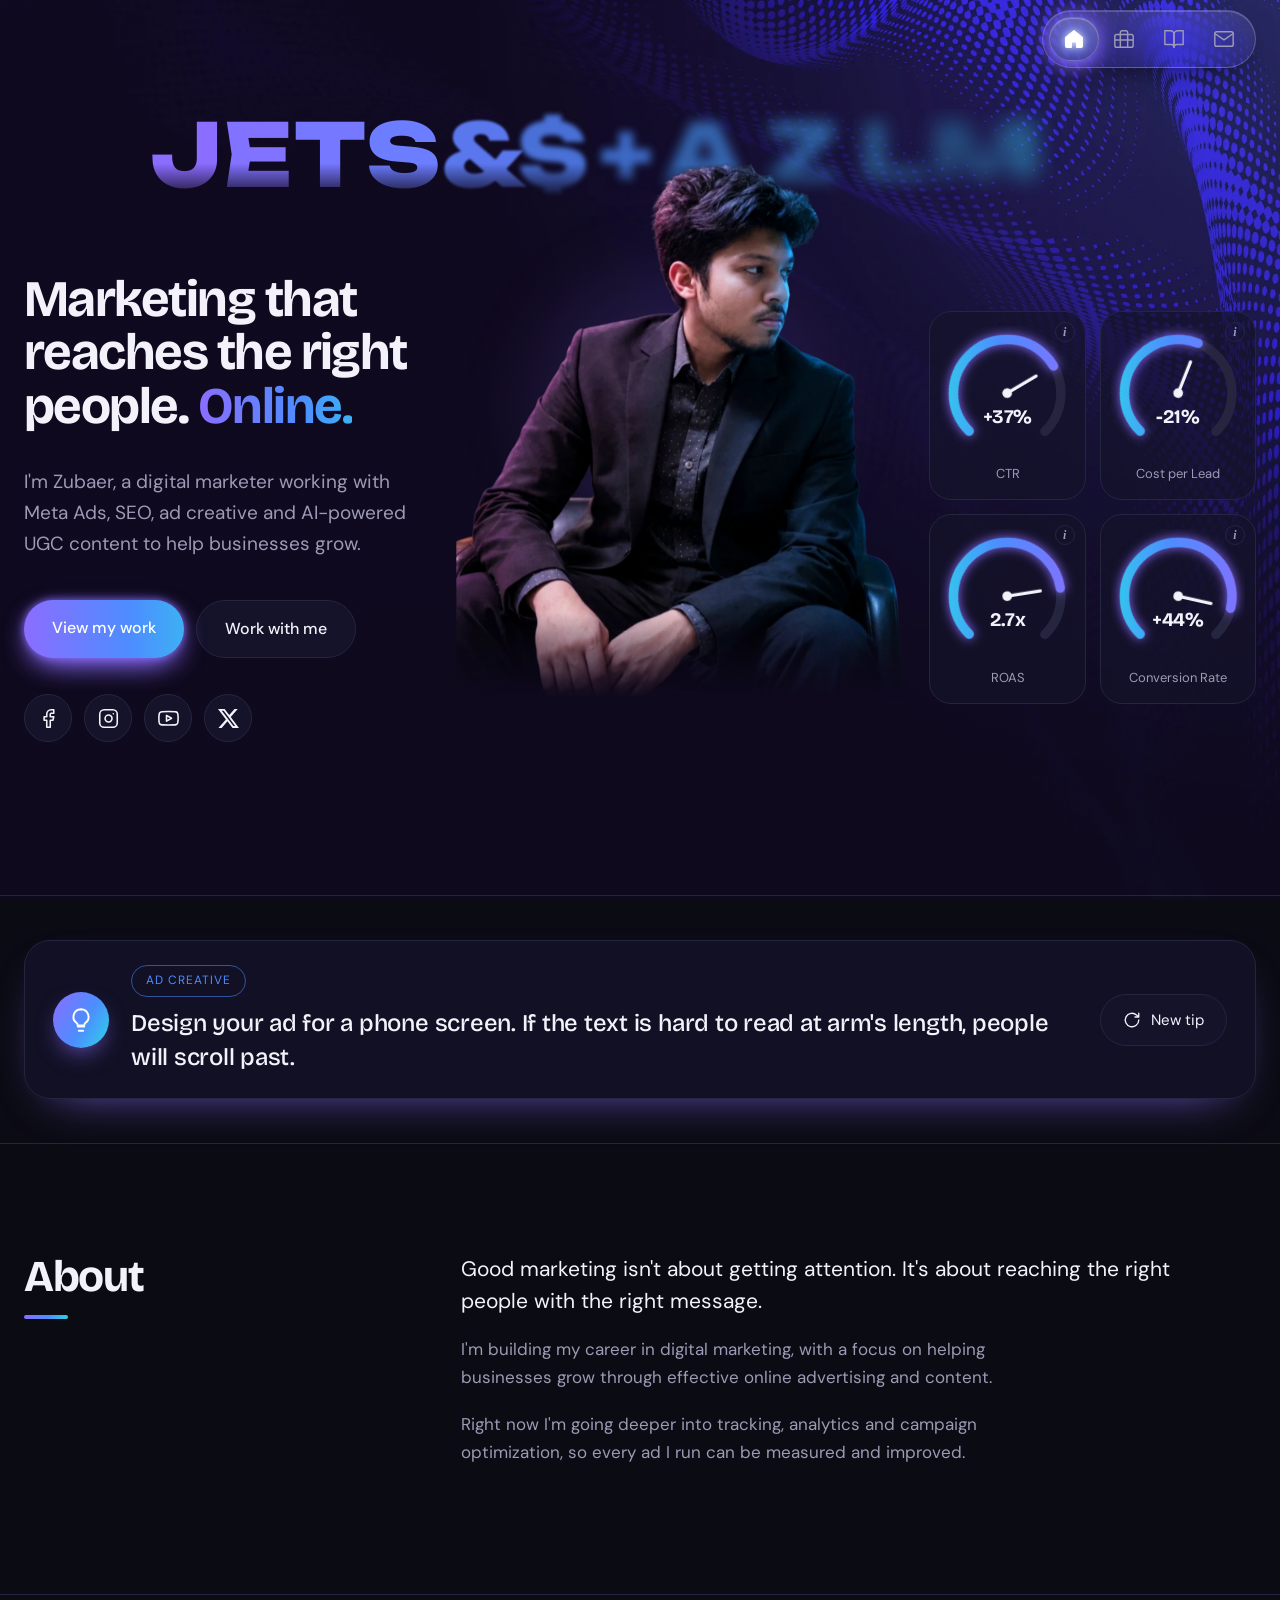
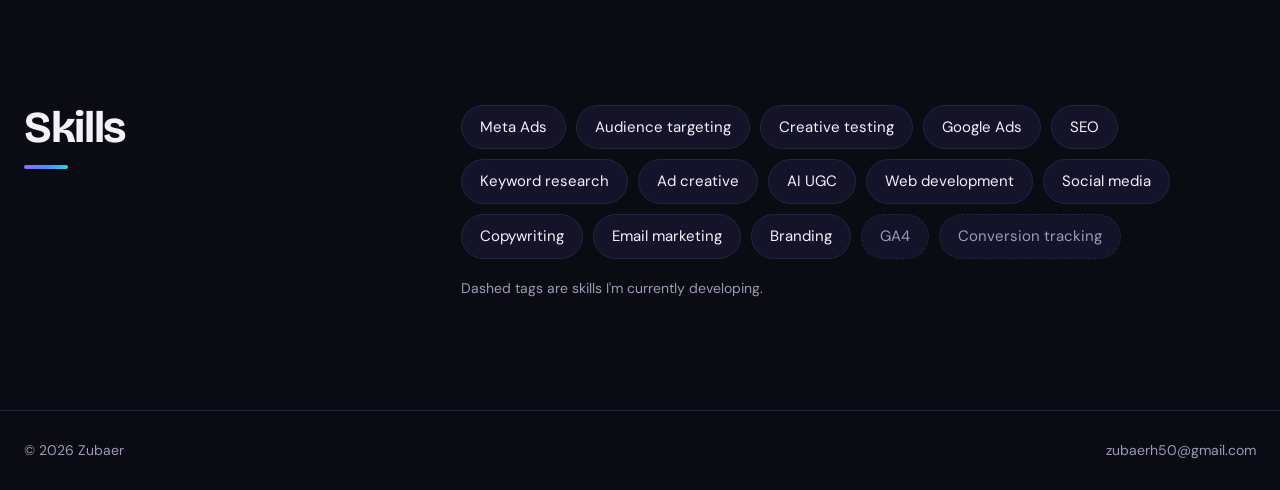
<file: index.html>
<!DOCTYPE html>
<html lang="en">
<head>
<meta charset="UTF-8">
<meta name="viewport" content="width=device-width, initial-scale=1">
<link rel="preconnect" href="https://fonts.googleapis.com">
<link href="https://fonts.googleapis.com/css2?family=Bricolage+Grotesque:opsz,wght@12..96,500;12..96,700&family=DM+Sans:wght@400;500&family=Unbounded:wght@500;600;800&display=swap" rel="stylesheet">
<link rel="stylesheet" href="style.css">
<link rel="icon" href="/favicon.ico" sizes="48x48">
<link rel="icon" href="/favicon.svg" type="image/svg+xml" sizes="any">
<link rel="icon" href="/favicon-192.png" type="image/png" sizes="192x192">
<link rel="apple-touch-icon" href="/apple-touch-icon.png">
<title>Jetstreamedia | Digital Marketer for Meta Ads, Google Ads and SEO</title>
<meta name="description" content="Zubaer is a digital marketer helping businesses grow online with Meta Ads, Google Ads, SEO, ad creative, AI UGC, social media and web development.">
<link rel="canonical" href="https://jetstreamedia.github.io/">
<meta name="application-name" content="Jetstreamedia">
<meta name="apple-mobile-web-app-title" content="Jetstreamedia">
<meta name="theme-color" content="#0B0B14">
<meta property="og:type" content="website">
<meta property="og:site_name" content="Jetstreamedia">
<meta property="og:title" content="Jetstreamedia | Digital Marketer for Meta Ads, Google Ads and SEO">
<meta property="og:description" content="Zubaer is a digital marketer helping businesses grow online with Meta Ads, Google Ads, SEO, ad creative, AI UGC, social media and web development.">
<meta property="og:url" content="https://jetstreamedia.github.io/">
<meta property="og:image" content="https://jetstreamedia.github.io/og-image.jpg">
<meta property="og:image:width" content="1200">
<meta property="og:image:height" content="630">
<meta name="twitter:card" content="summary_large_image">
<meta name="twitter:title" content="Jetstreamedia | Digital Marketer for Meta Ads, Google Ads and SEO">
<meta name="twitter:description" content="Zubaer is a digital marketer helping businesses grow online with Meta Ads, Google Ads, SEO, ad creative, AI UGC, social media and web development.">
<meta name="twitter:image" content="https://jetstreamedia.github.io/og-image.jpg">
<script type="application/ld+json">{"@context": "https://schema.org", "@type": "Person", "name": "Zubaer", "jobTitle": "Digital Marketer", "url": "https://jetstreamedia.github.io/", "image": "https://jetstreamedia.github.io/hero.webp", "sameAs": ["https://www.facebook.com/gaming.zubaer", "https://www.instagram.com/zubu.peroxide", "https://youtube.com/@zubaerhossain8846", "https://x.com/Jetstreamedia"], "knowsAbout": ["Meta Ads", "Google Ads", "SEO", "Ad creative", "AI UGC", "Web development"]}</script>
<script type="application/ld+json">{"@context": "https://schema.org", "@type": "WebSite", "name": "Jetstreamedia", "alternateName": ["Zubaer", "Zubaer Jetstreamedia"], "url": "https://jetstreamedia.github.io/"}</script>
</head>
<body>
<header>
  <div class="wrap bar">
    <a href="index.html" class="sr-only">Jetstreamedia</a>
    <div class="pnav" role="navigation" aria-label="Main" style="--idx:0">
      <span class="glider" aria-hidden="true"></span>
      <a href="index.html" aria-current="page" aria-label="Home" title="Home"><svg viewBox="0 0 24 24" aria-hidden="true"><path d="M3 10.5 12 3l9 7.5V20a1 1 0 0 1-1 1h-5v-6h-6v6H4a1 1 0 0 1-1-1z"/></svg></a>
      <a href="work.html" aria-label="Work" title="Work"><svg viewBox="0 0 24 24" aria-hidden="true"><rect x="2" y="7" width="20" height="14" rx="2"/><path d="M16 21V5a2 2 0 0 0-2-2h-4a2 2 0 0 0-2 2v16"/><line class="cut" x1="2" y1="13" x2="22" y2="13"/></svg></a>
      <a href="blog.html" aria-label="Blog" title="Blog"><svg viewBox="0 0 24 24" aria-hidden="true"><path d="M2 3h6a4 4 0 0 1 4 4v14a3 3 0 0 0-3-3H2z"/><path d="M22 3h-6a4 4 0 0 0-4 4v14a3 3 0 0 1 3-3h7z"/></svg></a>
      <a href="contact.html" aria-label="Contact" title="Contact"><svg viewBox="0 0 24 24" aria-hidden="true"><rect x="2" y="4" width="20" height="16" rx="2"/><polyline class="cut" points="22,6 12,13 2,6"/></svg></a>
    </div>
  </div>
</header>
<main>
  <div class="wrap hero">
    <div class="wordmark" aria-hidden="true" data-text="JETSTREAMEDIA">JETSTREAMEDIA</div>
    <div class="hero-text">
      <h1>Marketing that reaches the right people. <em>Online.</em></h1>
      <p>I'm Zubaer, a digital marketer working with Meta Ads, SEO, ad creative and AI-powered UGC content to help businesses grow.</p>
      <div class="cta">
        <a href="work.html" class="btn fill">View my work</a>
        <a href="contact.html" class="btn line">Work with me</a>
      </div>
      <div class="social" aria-label="Social media">
        <a href="https://www.facebook.com/gaming.zubaer" target="_blank" rel="noopener noreferrer" aria-label="Facebook">
          <svg viewBox="0 0 24 24" fill="none" stroke="currentColor" stroke-width="1.8" stroke-linecap="round" stroke-linejoin="round"><path d="M18 2h-3a5 5 0 0 0-5 5v3H7v4h3v8h4v-8h3l1-4h-4V7a1 1 0 0 1 1-1h3z"/></svg>
        </a>
        <a href="https://www.instagram.com/zubu.peroxide?stkn=MTg3bWtwc3hnZ2pyNg==" target="_blank" rel="noopener noreferrer" aria-label="Instagram">
          <svg viewBox="0 0 24 24" fill="none" stroke="currentColor" stroke-width="1.8" stroke-linecap="round" stroke-linejoin="round"><rect x="2" y="2" width="20" height="20" rx="5"/><path d="M16 11.37A4 4 0 1 1 12.63 8 4 4 0 0 1 16 11.37z"/><line x1="17.5" y1="6.5" x2="17.51" y2="6.5"/></svg>
        </a>
        <a href="https://youtube.com/@zubaerhossain8846?si=9eejcBd0BakoivLn" target="_blank" rel="noopener noreferrer" aria-label="YouTube">
          <svg viewBox="0 0 24 24" fill="none" stroke="currentColor" stroke-width="1.8" stroke-linecap="round" stroke-linejoin="round"><path d="M22.54 6.42a2.78 2.78 0 0 0-1.94-2C18.88 4 12 4 12 4s-6.88 0-8.6.46a2.78 2.78 0 0 0-1.94 2A29 29 0 0 0 1 11.75a29 29 0 0 0 .46 5.33A2.78 2.78 0 0 0 3.4 19c1.72.46 8.6.46 8.6.46s6.88 0 8.6-.46a2.78 2.78 0 0 0 1.94-2 29 29 0 0 0 .46-5.25 29 29 0 0 0-.46-5.33z"/><polygon points="9.75 15.02 15.5 11.75 9.75 8.48 9.75 15.02"/></svg>
        </a>
        <a href="https://x.com/Jetstreamedia" target="_blank" rel="noopener noreferrer" aria-label="X">
          <svg viewBox="0 0 24 24" fill="currentColor"><path d="M18.901 1.153h3.68l-8.04 9.19L24 22.846h-7.406l-5.8-7.584-6.638 7.584H.474l8.6-9.83L0 1.154h7.594l5.243 6.932ZM17.61 20.644h2.039L6.486 3.24H4.298Z"/></svg>
        </a>
      </div>
    </div>
    <div class="hero-photo">
      <img src="hero.webp" alt="Portrait of Zubaer" width="815" height="972">
    </div>
    <div class="hero-stats" aria-label="Campaign results">
      <svg width="0" height="0" style="position:absolute" aria-hidden="true"><defs><linearGradient id="gg" x1="0" y1="0" x2="1" y2="1"><stop offset="0" style="stop-color:var(--a)"/><stop offset=".55" style="stop-color:var(--b)"/><stop offset="1" style="stop-color:var(--c)"/></linearGradient></defs></svg>
      <div class="gauge" data-metric="ctr" role="button" tabindex="0" aria-haspopup="dialog" aria-label="CTR: tap to learn what it means" title="Tap to learn more" style="--p:.72"><span class="gi" aria-hidden="true">i</span>
        <div class="dial">
          <svg viewBox="0 0 100 100" aria-hidden="true">
            <circle class="track" cx="50" cy="50" r="40"/>
            <circle class="fill" cx="50" cy="50" r="40"/>
            <g class="needle"><line x1="50" y1="50" x2="50" y2="25"/><circle cx="50" cy="50" r="3.6"/></g>
          </svg>
          <span class="val" data-count="38" data-prefix="+" data-suffix="%">+38%</span>
        </div>
        <p>CTR</p>
      </div>
      <div class="gauge" data-metric="cpl" role="button" tabindex="0" aria-haspopup="dialog" aria-label="Cost per Lead: tap to learn what it means" title="Tap to learn more" style="--p:.58"><span class="gi" aria-hidden="true">i</span>
        <div class="dial">
          <svg viewBox="0 0 100 100" aria-hidden="true">
            <circle class="track" cx="50" cy="50" r="40"/>
            <circle class="fill" cx="50" cy="50" r="40"/>
            <g class="needle"><line x1="50" y1="50" x2="50" y2="25"/><circle cx="50" cy="50" r="3.6"/></g>
          </svg>
          <span class="val" data-count="22" data-prefix="-" data-suffix="%">-22%</span>
        </div>
        <p>Cost per Lead</p>
      </div>
      <div class="gauge" data-metric="roas" role="button" tabindex="0" aria-haspopup="dialog" aria-label="ROAS: tap to learn what it means" title="Tap to learn more" style="--p:.80"><span class="gi" aria-hidden="true">i</span>
        <div class="dial">
          <svg viewBox="0 0 100 100" aria-hidden="true">
            <circle class="track" cx="50" cy="50" r="40"/>
            <circle class="fill" cx="50" cy="50" r="40"/>
            <g class="needle"><line x1="50" y1="50" x2="50" y2="25"/><circle cx="50" cy="50" r="3.6"/></g>
          </svg>
          <span class="val" data-count="2.8" data-prefix="" data-suffix="x" data-decimals="1">2.8x</span>
        </div>
        <p>ROAS</p>
      </div>
      <div class="gauge" data-metric="cr" role="button" tabindex="0" aria-haspopup="dialog" aria-label="Conversion Rate: tap to learn what it means" title="Tap to learn more" style="--p:.88"><span class="gi" aria-hidden="true">i</span>
        <div class="dial">
          <svg viewBox="0 0 100 100" aria-hidden="true">
            <circle class="track" cx="50" cy="50" r="40"/>
            <circle class="fill" cx="50" cy="50" r="40"/>
            <g class="needle"><line x1="50" y1="50" x2="50" y2="25"/><circle cx="50" cy="50" r="3.6"/></g>
          </svg>
          <span class="val" data-count="45" data-prefix="+" data-suffix="%">+45%</span>
        </div>
        <p>Conversion Rate</p>
      </div>
    </div>
  </div>

  <section class="tip-section">
    <div class="wrap">
      <div class="tip-card">
        <div class="tip-icon" aria-hidden="true"><svg viewBox="0 0 24 24" fill="none" stroke="currentColor" stroke-width="1.8" stroke-linecap="round" stroke-linejoin="round"><path d="M9 18h6M10 22h4M12 2a7 7 0 0 0-4 12.7c.7.6 1 1.3 1 2.3h6c0-1 .3-1.7 1-2.3A7 7 0 0 0 12 2z"/></svg></div>
        <div class="tip-main" aria-live="polite">
          <span class="tag" id="tip-cat">Meta Ads</span>
          <p class="tip-text" id="tip-text">Test one change at a time. If you change the image, the text and the audience together, you will never know what worked.</p>
        </div>
        <button class="btn line tip-btn" id="tip-btn" type="button" aria-label="Show another marketing tip"><svg viewBox="0 0 24 24" fill="none" stroke="currentColor" stroke-width="1.8" stroke-linecap="round" stroke-linejoin="round" aria-hidden="true"><path d="M21 12a9 9 0 1 1-3-6.7L21 8M21 3v5h-5"/></svg><span>New tip</span></button>
      </div>
    </div>
  </section>

  <section>
    <div class="wrap grid">
      <h2>About</h2>
      <div class="lead">
        <p>Good marketing isn't about getting attention. It's about reaching the right people with the right message.</p>
        <p>I'm building my career in digital marketing, with a focus on helping businesses grow through effective online advertising and content.</p>
        <p>Right now I'm going deeper into tracking, analytics and campaign optimization, so every ad I run can be measured and improved.</p>
      </div>
    </div>
  </section>

  <section>
    <div class="wrap grid">
      <h2>Skills</h2>
      <div>
        <div class="chips">
          <span>Meta Ads</span><span>Audience targeting</span><span>Creative testing</span>
          <span>Google Ads</span><span>SEO</span><span>Keyword research</span><span>Ad creative</span><span>AI UGC</span><span>Web development</span><span>Social media</span><span>Copywriting</span><span>Email marketing</span><span>Branding</span>
          <span class="learn">GA4</span><span class="learn">Conversion tracking</span>
        </div>
        <p class="note">Dashed tags are skills I'm currently developing.</p>
      </div>
    </div>
  </section>
</main>
<dialog id="metric-dialog" class="mdlg" aria-labelledby="md-title">
  <div class="md-card">
    <button class="md-close" type="button" aria-label="Close">&times;</button>
    <div class="md-head"><span class="md-badge" id="md-badge"></span><h2 id="md-title"></h2></div>
    <p class="md-lead" id="md-lead"></p>
    <div class="md-grid">
      <div><h3>Formula</h3><p class="md-formula" id="md-formula"></p></div>
      <div><h3>Example</h3><p id="md-example"></p></div>
    </div>
    <h3>How to improve it</h3>
    <ul id="md-tips"></ul>
    <div class="md-actions">
      <a class="btn line" id="md-guide" href="blog-meta-ads-metrics.html">Read the full guide</a>
      <a class="btn fill" href="contact.html">Get help with this</a>
    </div>
  </div>
</dialog>

<footer>
  <div class="wrap">
    <span>© 2026 Zubaer</span>
    <a href="contact.html">zubaerh50@gmail.com</a>
  </div>
</footer>
<script src="script.js" defer></script>
</body>
</html>
</file>
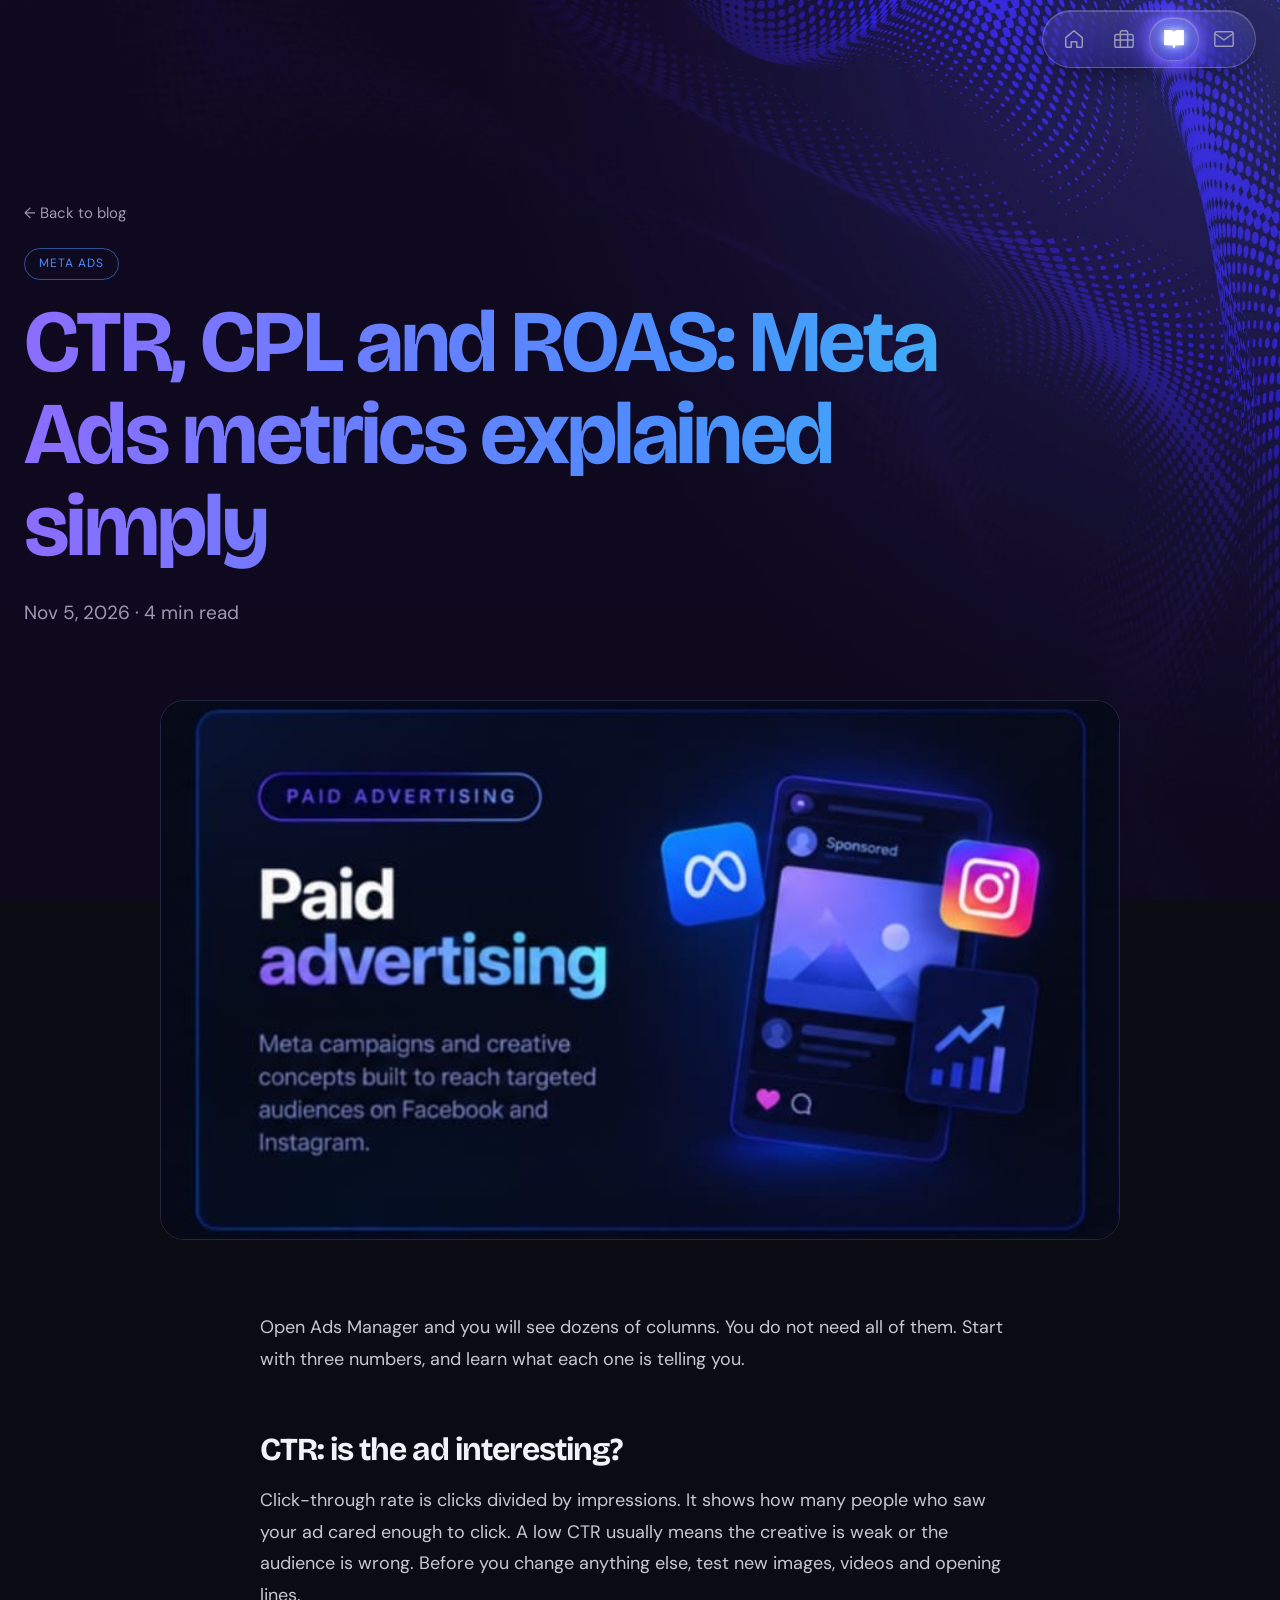
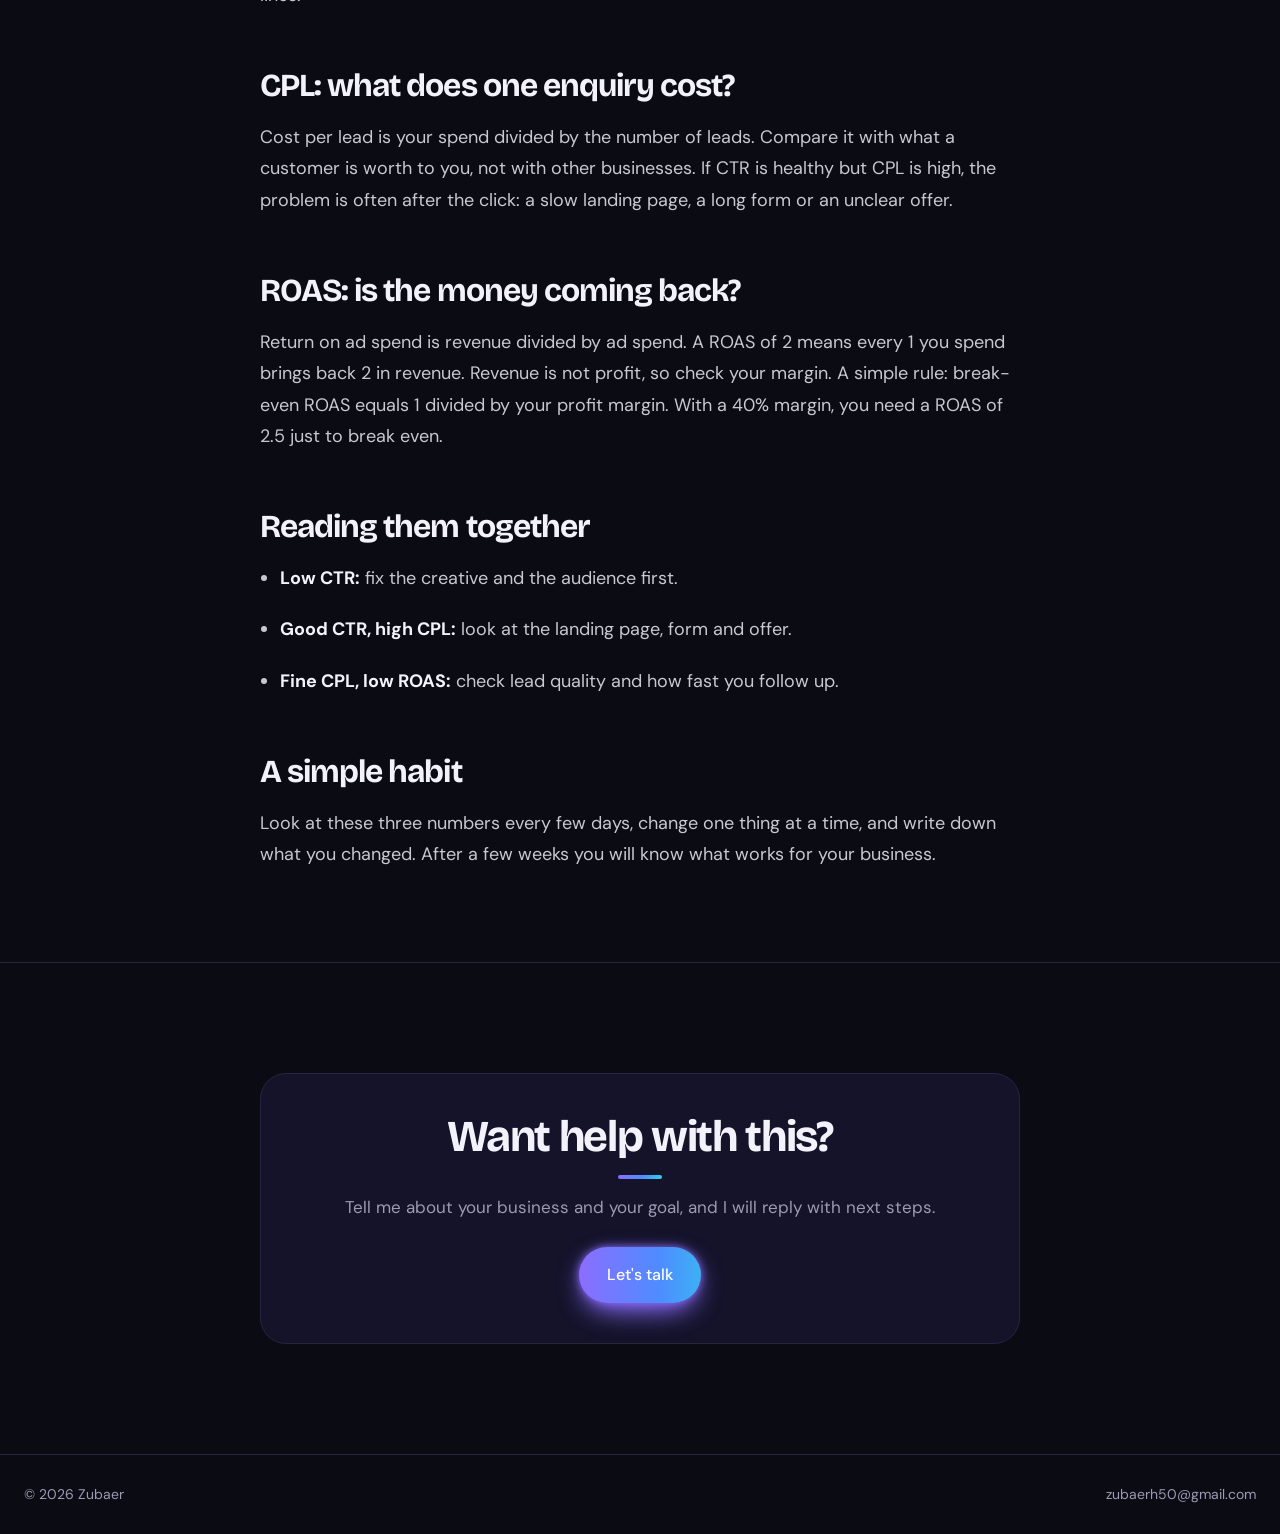
<file: blog-meta-ads-metrics.html>
<!DOCTYPE html>
<html lang="en">
<head>
<meta charset="UTF-8">
<meta name="viewport" content="width=device-width, initial-scale=1">
<link rel="preconnect" href="https://fonts.googleapis.com">
<link href="https://fonts.googleapis.com/css2?family=Bricolage+Grotesque:opsz,wght@12..96,500;12..96,700&family=DM+Sans:wght@400;500&family=Unbounded:wght@500;600&display=swap" rel="stylesheet">
<link rel="stylesheet" href="style.css">
<link rel="icon" href="/favicon.ico" sizes="48x48">
<link rel="icon" href="/favicon.svg" type="image/svg+xml" sizes="any">
<link rel="icon" href="/favicon-192.png" type="image/png" sizes="192x192">
<link rel="apple-touch-icon" href="/apple-touch-icon.png">
<title>CTR, CPL and ROAS: Meta Ads metrics explained | Jetstreamedia</title>
<meta name="description" content="Three numbers tell you most of what you need to know about an ad campaign. Here is what CTR, CPL and ROAS mean and how to use them.">
<link rel="canonical" href="https://jetstreamedia.github.io/blog-meta-ads-metrics.html">
<meta name="application-name" content="Jetstreamedia">
<meta name="apple-mobile-web-app-title" content="Jetstreamedia">
<meta name="theme-color" content="#0B0B14">
<meta property="og:type" content="article">
<meta property="og:site_name" content="Jetstreamedia">
<meta property="og:title" content="CTR, CPL and ROAS: Meta Ads metrics explained | Jetstreamedia">
<meta property="og:description" content="Three numbers tell you most of what you need to know about an ad campaign. Here is what CTR, CPL and ROAS mean and how to use them.">
<meta property="og:url" content="https://jetstreamedia.github.io/blog-meta-ads-metrics.html">
<meta property="og:image" content="https://jetstreamedia.github.io/work-paid-ads.jpg">
<meta property="og:image:width" content="1200">
<meta property="og:image:height" content="675">
<meta name="twitter:card" content="summary_large_image">
<meta name="twitter:title" content="CTR, CPL and ROAS: Meta Ads metrics explained | Jetstreamedia">
<meta name="twitter:description" content="Three numbers tell you most of what you need to know about an ad campaign. Here is what CTR, CPL and ROAS mean and how to use them.">
<meta name="twitter:image" content="https://jetstreamedia.github.io/work-paid-ads.jpg">
</head>
<body>
<header>
  <div class="wrap bar">
    <a href="index.html" class="sr-only">Jetstreamedia</a>
    <div class="pnav" role="navigation" aria-label="Main" style="--idx:2">
      <span class="glider" aria-hidden="true"></span>
      <a href="index.html" aria-label="Home" title="Home"><svg viewBox="0 0 24 24" aria-hidden="true"><path d="M3 10.5 12 3l9 7.5V20a1 1 0 0 1-1 1h-5v-6h-6v6H4a1 1 0 0 1-1-1z"/></svg></a>
      <a href="work.html" aria-label="Work" title="Work"><svg viewBox="0 0 24 24" aria-hidden="true"><rect x="2" y="7" width="20" height="14" rx="2"/><path d="M16 21V5a2 2 0 0 0-2-2h-4a2 2 0 0 0-2 2v16"/><line class="cut" x1="2" y1="13" x2="22" y2="13"/></svg></a>
      <a href="blog.html" aria-current="page" aria-label="Blog" title="Blog"><svg viewBox="0 0 24 24" aria-hidden="true"><path d="M2 3h6a4 4 0 0 1 4 4v14a3 3 0 0 0-3-3H2z"/><path d="M22 3h-6a4 4 0 0 0-4 4v14a3 3 0 0 1 3-3h7z"/></svg></a>
      <a href="contact.html" aria-label="Contact" title="Contact"><svg viewBox="0 0 24 24" aria-hidden="true"><rect x="2" y="4" width="20" height="16" rx="2"/><polyline class="cut" points="22,6 12,13 2,6"/></svg></a>
    </div>
  </div>
</header>
<main>
  <div class="wrap page-head">
    <a class="crumb" href="blog.html">&larr; Back to blog</a>
    <span class="tag">Meta Ads</span>
    <h1>CTR, CPL and ROAS: Meta Ads metrics explained simply</h1>
    <p>Nov 5, 2026 &middot; 4 min read</p>
  </div>
  <div class="wrap"><img class="cover" src="work-paid-ads.jpg" alt="Paid advertising illustration with a phone feed and growth chart"></div>
  <article class="wrap article">
<p>Open Ads Manager and you will see dozens of columns. You do not need all of them. Start with three numbers, and learn what each one is telling you.</p>
<h2>CTR: is the ad interesting?</h2>
<p>Click-through rate is clicks divided by impressions. It shows how many people who saw your ad cared enough to click. A low CTR usually means the creative is weak or the audience is wrong. Before you change anything else, test new images, videos and opening lines.</p>
<h2>CPL: what does one enquiry cost?</h2>
<p>Cost per lead is your spend divided by the number of leads. Compare it with what a customer is worth to you, not with other businesses. If CTR is healthy but CPL is high, the problem is often after the click: a slow landing page, a long form or an unclear offer.</p>
<h2>ROAS: is the money coming back?</h2>
<p>Return on ad spend is revenue divided by ad spend. A ROAS of 2 means every 1 you spend brings back 2 in revenue. Revenue is not profit, so check your margin. A simple rule: break-even ROAS equals 1 divided by your profit margin. With a 40% margin, you need a ROAS of 2.5 just to break even.</p>
<h2>Reading them together</h2>
<ul><li><strong>Low CTR:</strong> fix the creative and the audience first.</li><li><strong>Good CTR, high CPL:</strong> look at the landing page, form and offer.</li><li><strong>Fine CPL, low ROAS:</strong> check lead quality and how fast you follow up.</li></ul>
<h2>A simple habit</h2>
<p>Look at these three numbers every few days, change one thing at a time, and write down what you changed. After a few weeks you will know what works for your business.</p>
  </article>
  <section>
    <div class="wrap cta-box">
      <h2>Want help with this?</h2>
      <p>Tell me about your business and your goal, and I will reply with next steps.</p>
      <a href="contact.html" class="btn fill">Let's talk</a>
    </div>
  </section>
</main>
<footer>
  <div class="wrap">
    <span>© 2026 Zubaer</span>
    <a href="contact.html">zubaerh50@gmail.com</a>
  </div>
</footer>
<script src="script.js" defer></script>
</body>
</html>
</file>
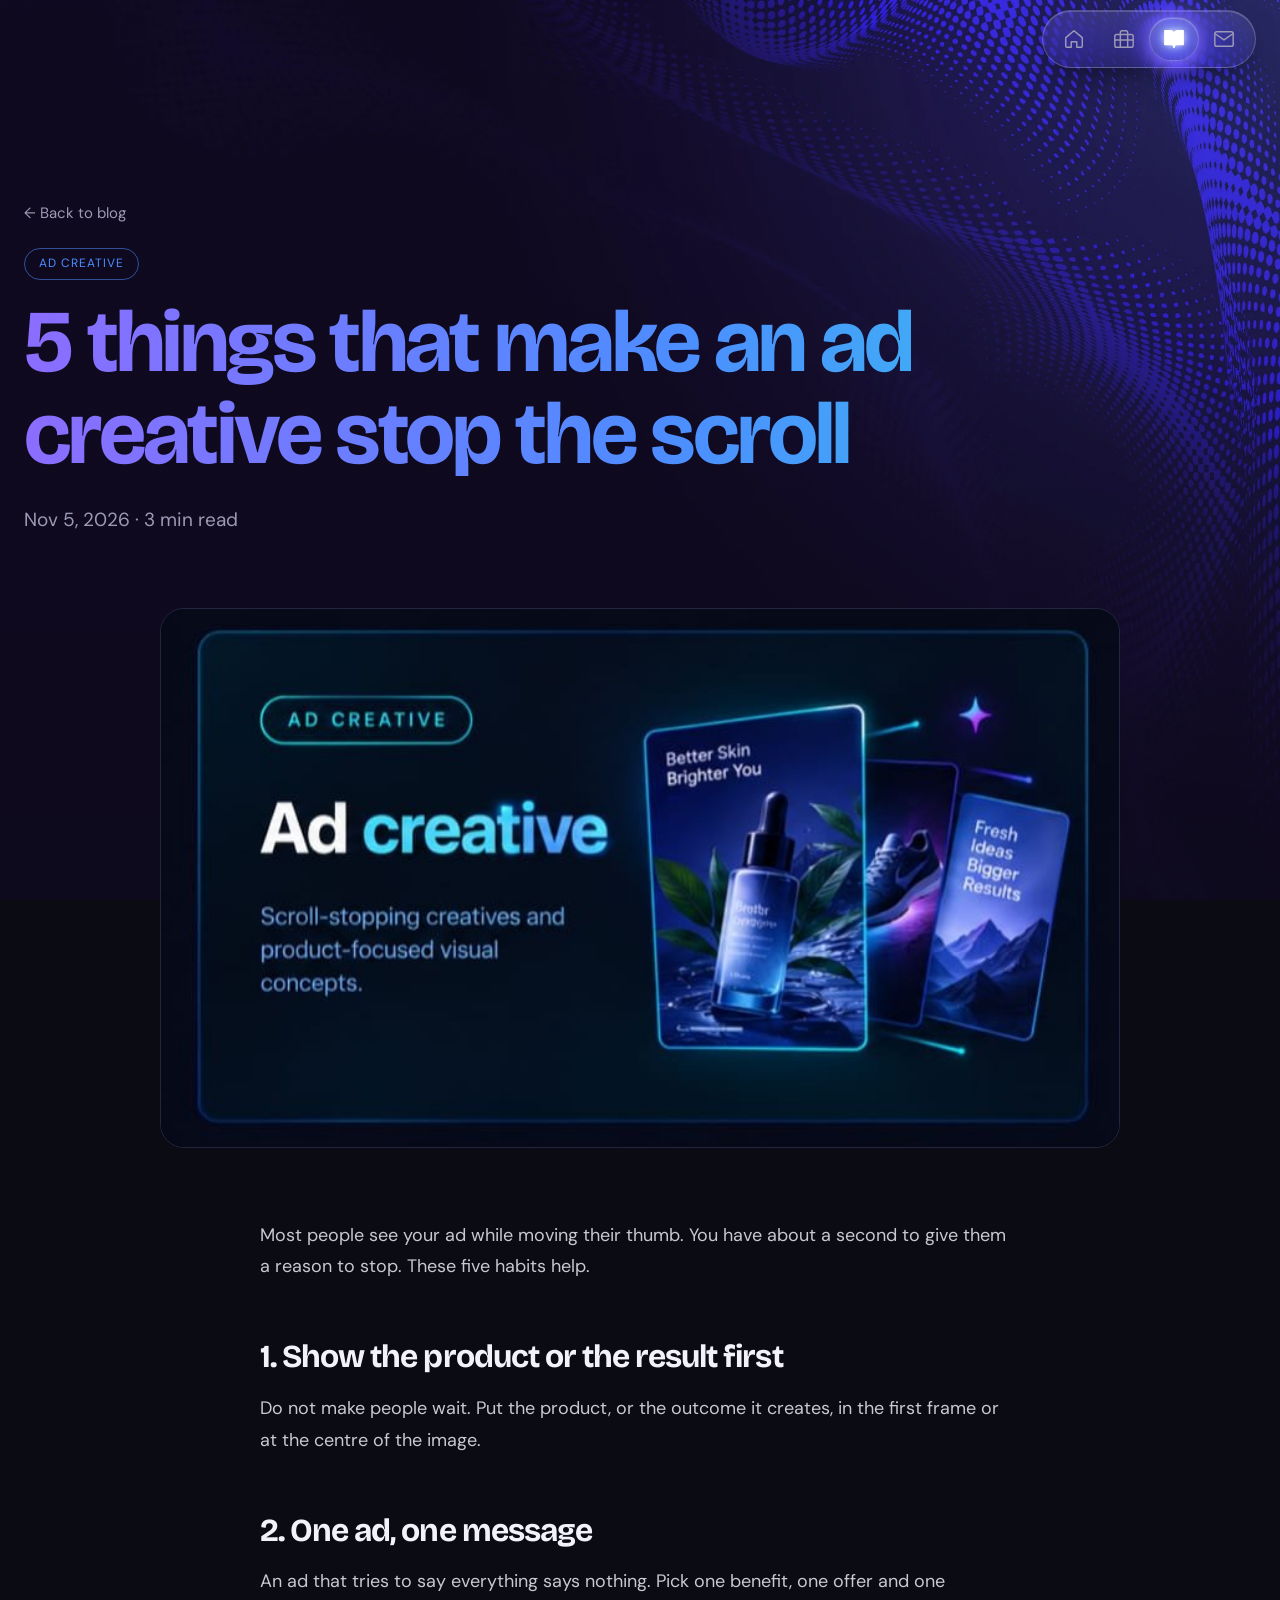
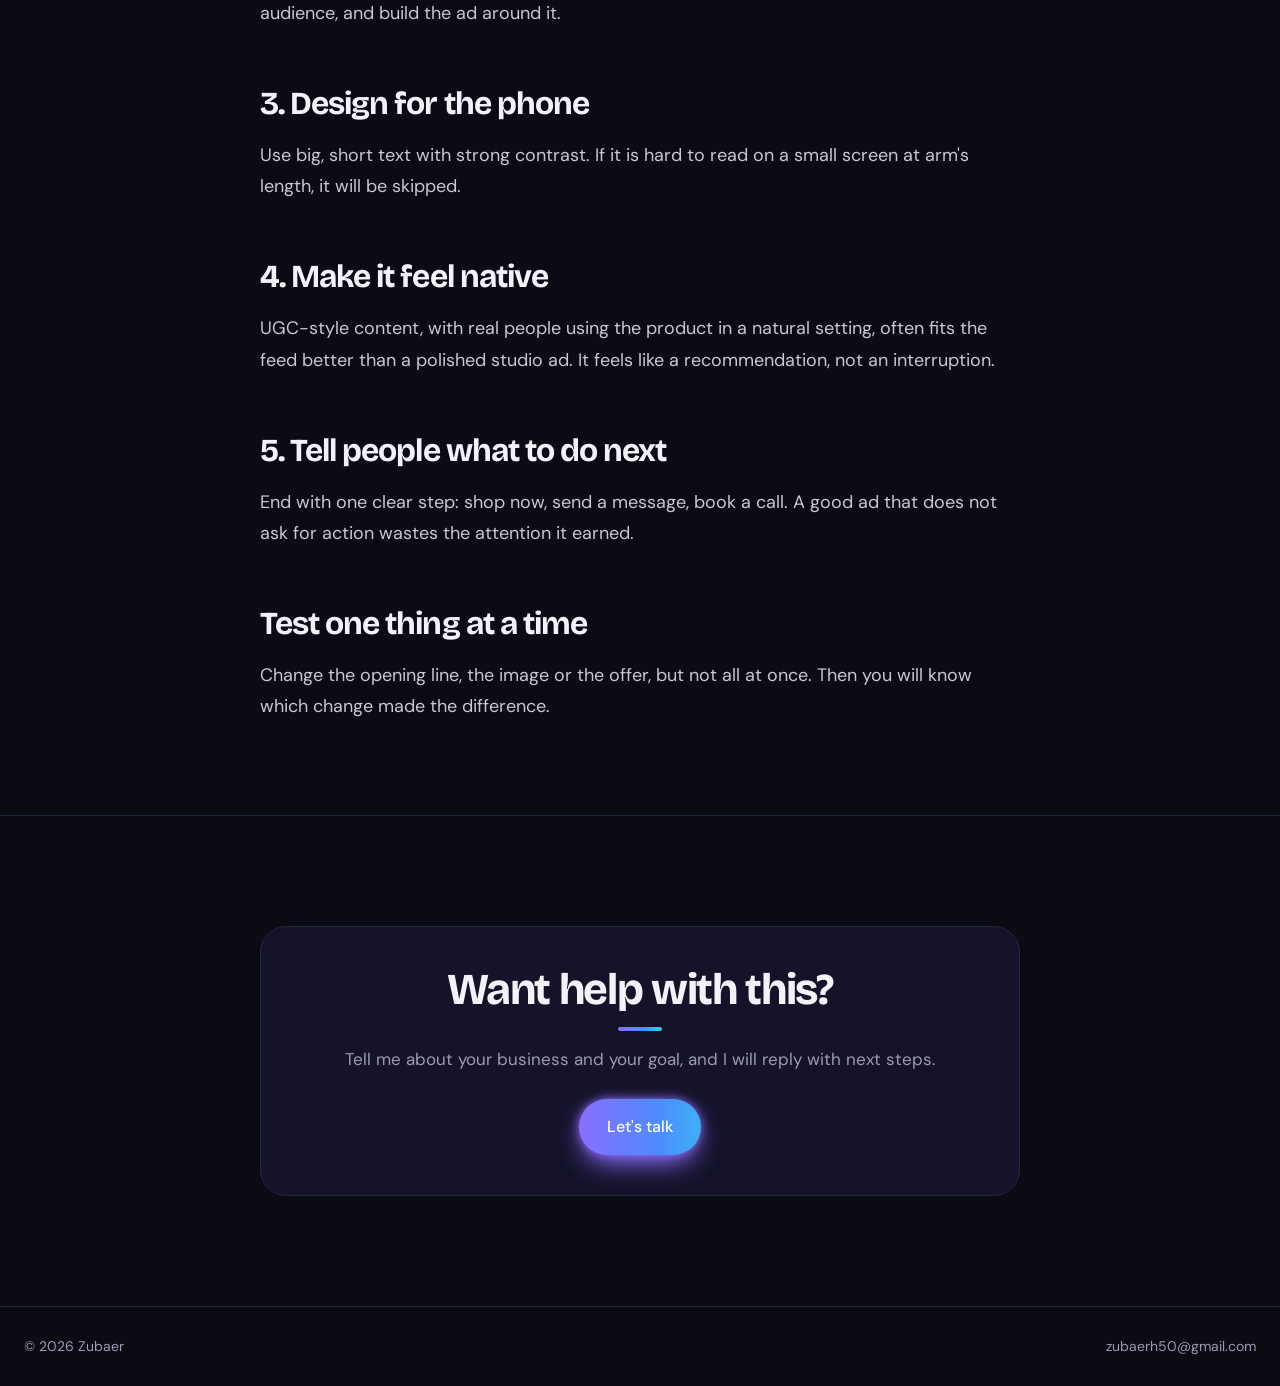
<file: blog-scroll-stopping-ads.html>
<!DOCTYPE html>
<html lang="en">
<head>
<meta charset="UTF-8">
<meta name="viewport" content="width=device-width, initial-scale=1">
<link rel="preconnect" href="https://fonts.googleapis.com">
<link href="https://fonts.googleapis.com/css2?family=Bricolage+Grotesque:opsz,wght@12..96,500;12..96,700&family=DM+Sans:wght@400;500&family=Unbounded:wght@500;600&display=swap" rel="stylesheet">
<link rel="stylesheet" href="style.css">
<link rel="icon" href="/favicon.ico" sizes="48x48">
<link rel="icon" href="/favicon.svg" type="image/svg+xml" sizes="any">
<link rel="icon" href="/favicon-192.png" type="image/png" sizes="192x192">
<link rel="apple-touch-icon" href="/apple-touch-icon.png">
<title>5 things that make an ad creative stop the scroll | Jetstreamedia</title>
<meta name="description" content="People decide in a moment whether to keep scrolling. These five habits help your ad earn that moment.">
<link rel="canonical" href="https://jetstreamedia.github.io/blog-scroll-stopping-ads.html">
<meta name="application-name" content="Jetstreamedia">
<meta name="apple-mobile-web-app-title" content="Jetstreamedia">
<meta name="theme-color" content="#0B0B14">
<meta property="og:type" content="article">
<meta property="og:site_name" content="Jetstreamedia">
<meta property="og:title" content="5 things that make an ad creative stop the scroll | Jetstreamedia">
<meta property="og:description" content="People decide in a moment whether to keep scrolling. These five habits help your ad earn that moment.">
<meta property="og:url" content="https://jetstreamedia.github.io/blog-scroll-stopping-ads.html">
<meta property="og:image" content="https://jetstreamedia.github.io/work-ad-creative.jpg">
<meta property="og:image:width" content="1200">
<meta property="og:image:height" content="675">
<meta name="twitter:card" content="summary_large_image">
<meta name="twitter:title" content="5 things that make an ad creative stop the scroll | Jetstreamedia">
<meta name="twitter:description" content="People decide in a moment whether to keep scrolling. These five habits help your ad earn that moment.">
<meta name="twitter:image" content="https://jetstreamedia.github.io/work-ad-creative.jpg">
</head>
<body>
<header>
  <div class="wrap bar">
    <a href="index.html" class="sr-only">Jetstreamedia</a>
    <div class="pnav" role="navigation" aria-label="Main" style="--idx:2">
      <span class="glider" aria-hidden="true"></span>
      <a href="index.html" aria-label="Home" title="Home"><svg viewBox="0 0 24 24" aria-hidden="true"><path d="M3 10.5 12 3l9 7.5V20a1 1 0 0 1-1 1h-5v-6h-6v6H4a1 1 0 0 1-1-1z"/></svg></a>
      <a href="work.html" aria-label="Work" title="Work"><svg viewBox="0 0 24 24" aria-hidden="true"><rect x="2" y="7" width="20" height="14" rx="2"/><path d="M16 21V5a2 2 0 0 0-2-2h-4a2 2 0 0 0-2 2v16"/><line class="cut" x1="2" y1="13" x2="22" y2="13"/></svg></a>
      <a href="blog.html" aria-current="page" aria-label="Blog" title="Blog"><svg viewBox="0 0 24 24" aria-hidden="true"><path d="M2 3h6a4 4 0 0 1 4 4v14a3 3 0 0 0-3-3H2z"/><path d="M22 3h-6a4 4 0 0 0-4 4v14a3 3 0 0 1 3-3h7z"/></svg></a>
      <a href="contact.html" aria-label="Contact" title="Contact"><svg viewBox="0 0 24 24" aria-hidden="true"><rect x="2" y="4" width="20" height="16" rx="2"/><polyline class="cut" points="22,6 12,13 2,6"/></svg></a>
    </div>
  </div>
</header>
<main>
  <div class="wrap page-head">
    <a class="crumb" href="blog.html">&larr; Back to blog</a>
    <span class="tag">Ad creative</span>
    <h1>5 things that make an ad creative stop the scroll</h1>
    <p>Nov 5, 2026 &middot; 3 min read</p>
  </div>
  <div class="wrap"><img class="cover" src="work-ad-creative.jpg" alt="Ad creative illustration with product visuals"></div>
  <article class="wrap article">
<p>Most people see your ad while moving their thumb. You have about a second to give them a reason to stop. These five habits help.</p>
<h2>1. Show the product or the result first</h2>
<p>Do not make people wait. Put the product, or the outcome it creates, in the first frame or at the centre of the image.</p>
<h2>2. One ad, one message</h2>
<p>An ad that tries to say everything says nothing. Pick one benefit, one offer and one audience, and build the ad around it.</p>
<h2>3. Design for the phone</h2>
<p>Use big, short text with strong contrast. If it is hard to read on a small screen at arm's length, it will be skipped.</p>
<h2>4. Make it feel native</h2>
<p>UGC-style content, with real people using the product in a natural setting, often fits the feed better than a polished studio ad. It feels like a recommendation, not an interruption.</p>
<h2>5. Tell people what to do next</h2>
<p>End with one clear step: shop now, send a message, book a call. A good ad that does not ask for action wastes the attention it earned.</p>
<h2>Test one thing at a time</h2>
<p>Change the opening line, the image or the offer, but not all at once. Then you will know which change made the difference.</p>
  </article>
  <section>
    <div class="wrap cta-box">
      <h2>Want help with this?</h2>
      <p>Tell me about your business and your goal, and I will reply with next steps.</p>
      <a href="contact.html" class="btn fill">Let's talk</a>
    </div>
  </section>
</main>
<footer>
  <div class="wrap">
    <span>© 2026 Zubaer</span>
    <a href="contact.html">zubaerh50@gmail.com</a>
  </div>
</footer>
<script src="script.js" defer></script>
</body>
</html>
</file>
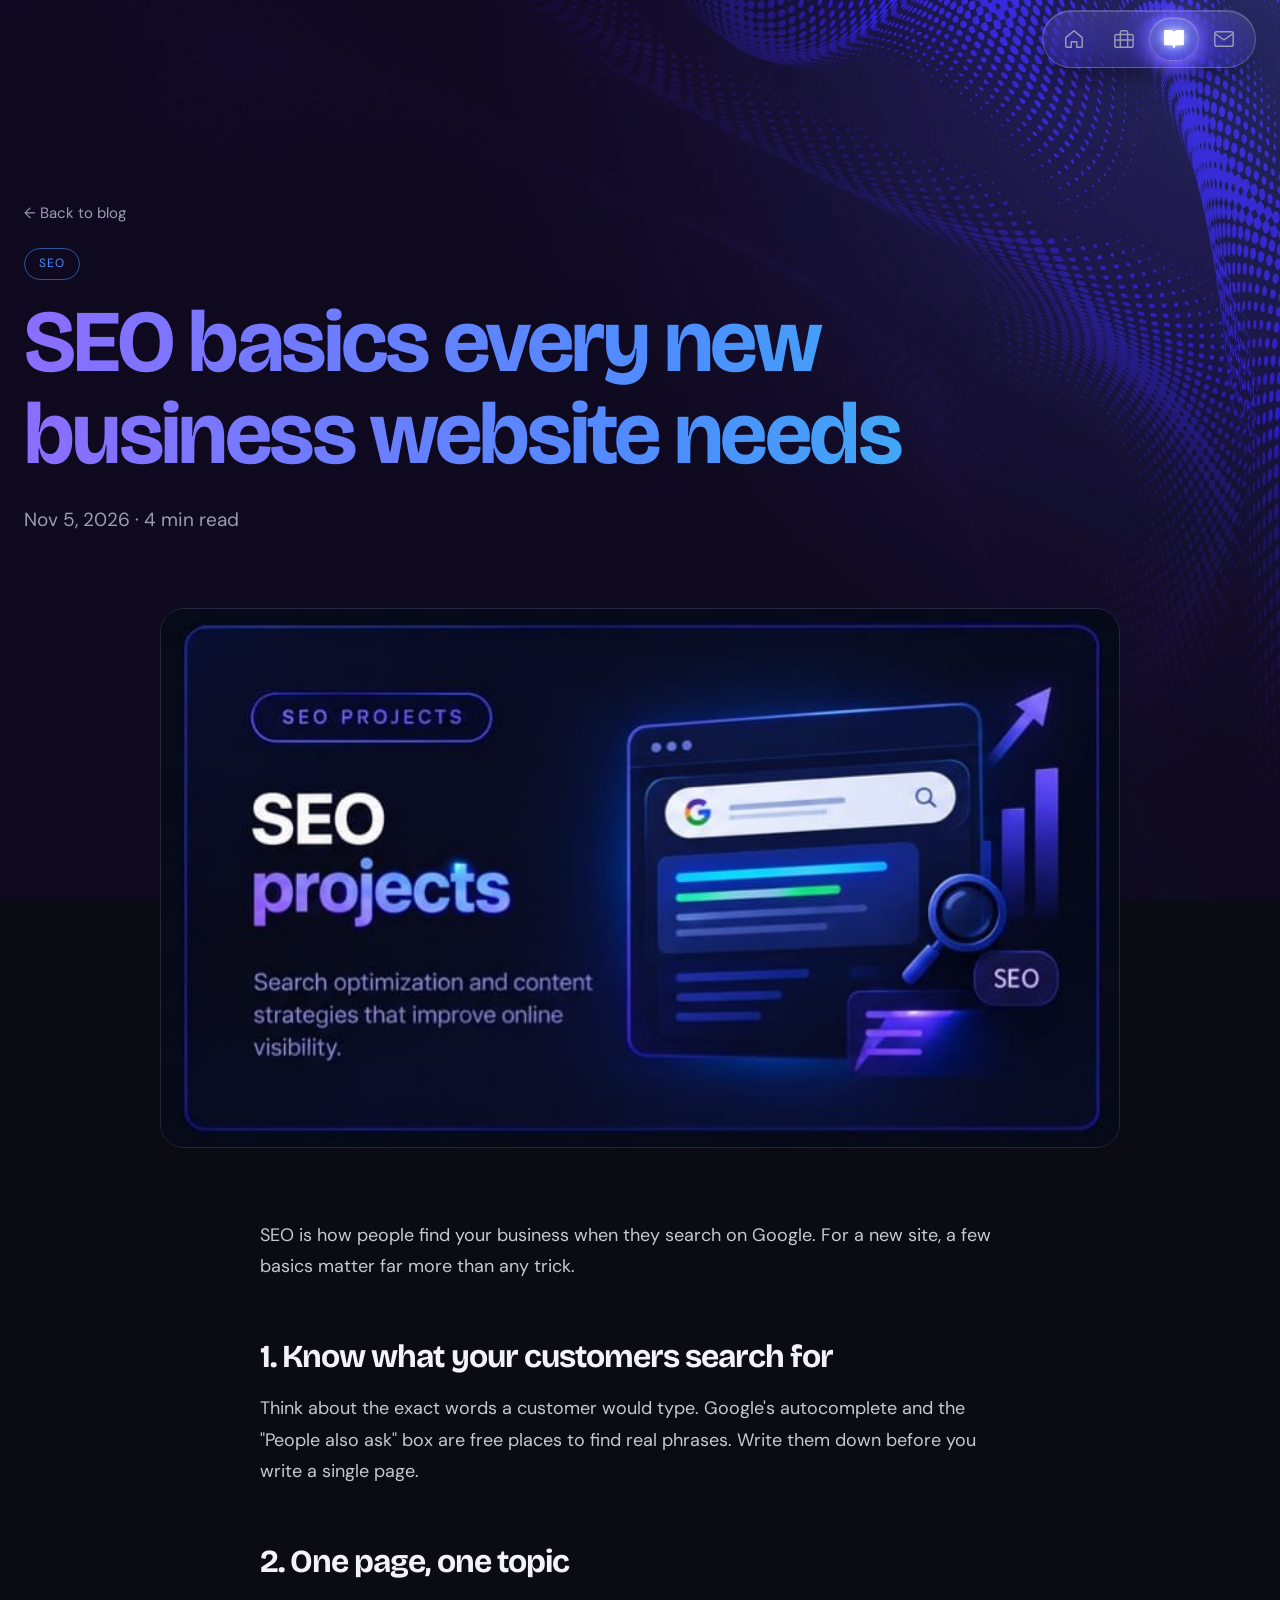
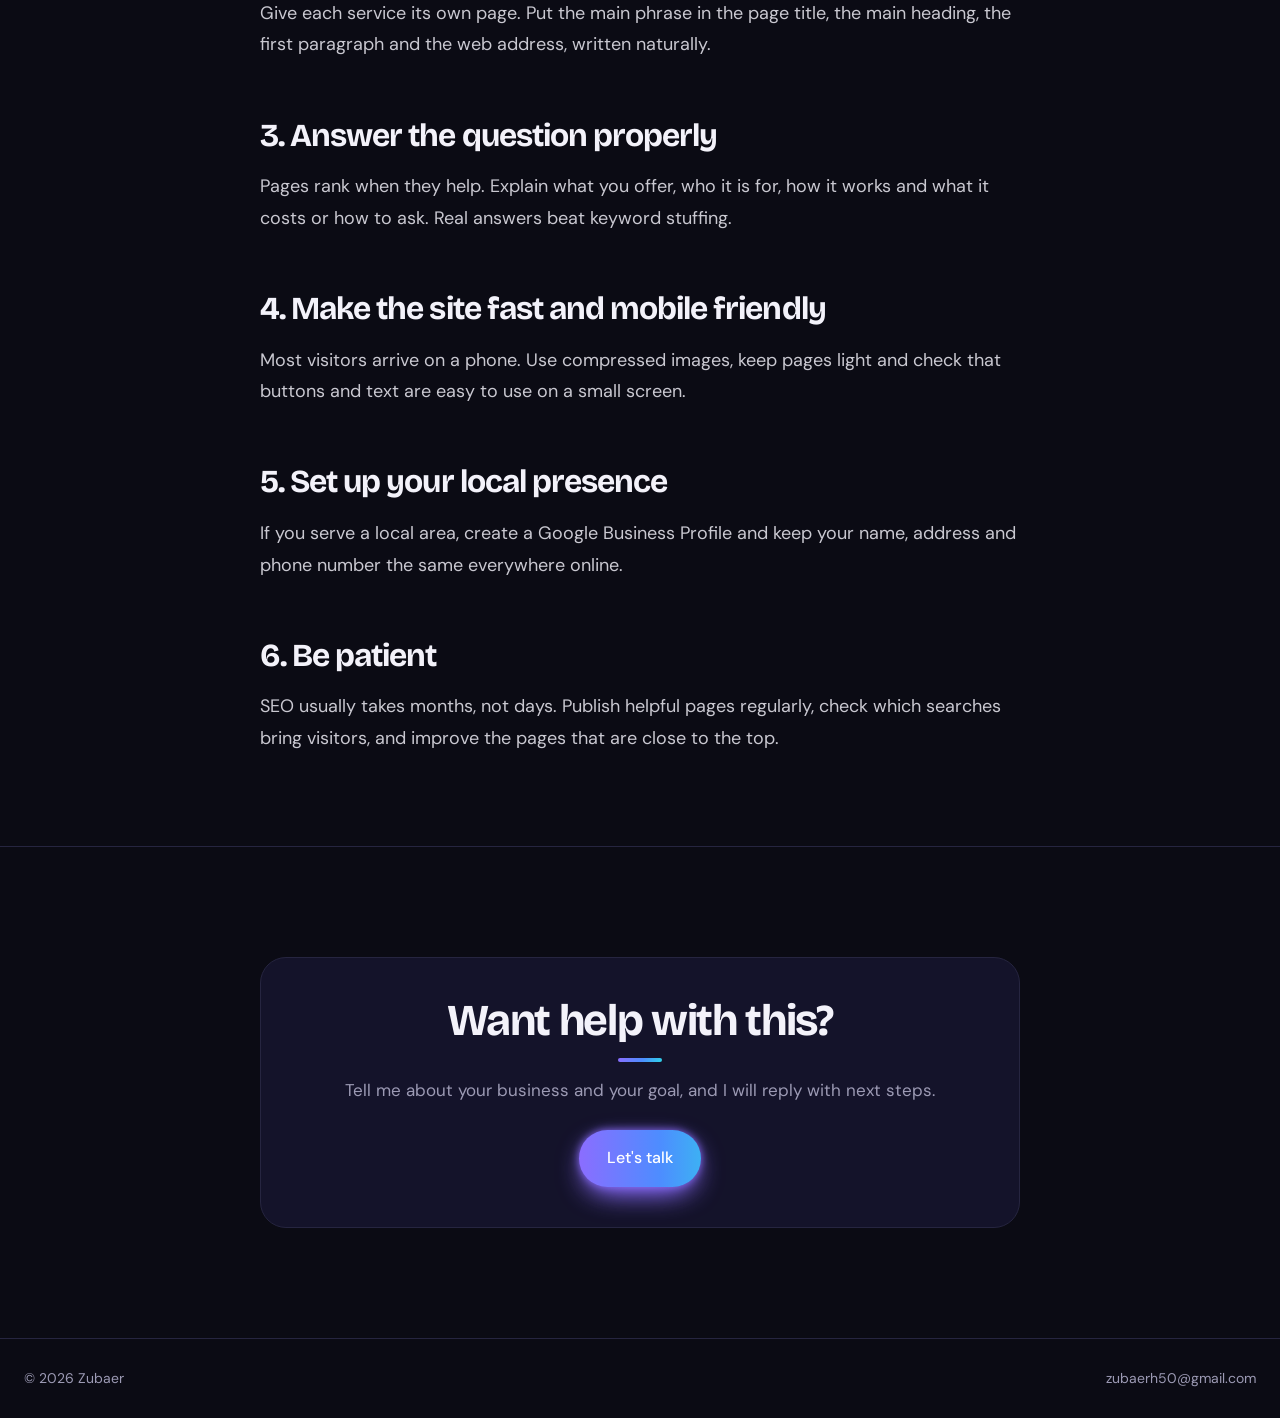
<file: blog-seo-basics.html>
<!DOCTYPE html>
<html lang="en">
<head>
<meta charset="UTF-8">
<meta name="viewport" content="width=device-width, initial-scale=1">
<link rel="preconnect" href="https://fonts.googleapis.com">
<link href="https://fonts.googleapis.com/css2?family=Bricolage+Grotesque:opsz,wght@12..96,500;12..96,700&family=DM+Sans:wght@400;500&family=Unbounded:wght@500;600&display=swap" rel="stylesheet">
<link rel="stylesheet" href="style.css">
<link rel="icon" href="/favicon.ico" sizes="48x48">
<link rel="icon" href="/favicon.svg" type="image/svg+xml" sizes="any">
<link rel="icon" href="/favicon-192.png" type="image/png" sizes="192x192">
<link rel="apple-touch-icon" href="/apple-touch-icon.png">
<title>SEO basics every new business website needs | Jetstreamedia</title>
<meta name="description" content="You do not need tricks to start with SEO. You need the basics done well, and some patience. Here are six basics for a new website.">
<link rel="canonical" href="https://jetstreamedia.github.io/blog-seo-basics.html">
<meta name="application-name" content="Jetstreamedia">
<meta name="apple-mobile-web-app-title" content="Jetstreamedia">
<meta name="theme-color" content="#0B0B14">
<meta property="og:type" content="article">
<meta property="og:site_name" content="Jetstreamedia">
<meta property="og:title" content="SEO basics every new business website needs | Jetstreamedia">
<meta property="og:description" content="You do not need tricks to start with SEO. You need the basics done well, and some patience. Here are six basics for a new website.">
<meta property="og:url" content="https://jetstreamedia.github.io/blog-seo-basics.html">
<meta property="og:image" content="https://jetstreamedia.github.io/work-seo.jpg">
<meta property="og:image:width" content="1200">
<meta property="og:image:height" content="675">
<meta name="twitter:card" content="summary_large_image">
<meta name="twitter:title" content="SEO basics every new business website needs | Jetstreamedia">
<meta name="twitter:description" content="You do not need tricks to start with SEO. You need the basics done well, and some patience. Here are six basics for a new website.">
<meta name="twitter:image" content="https://jetstreamedia.github.io/work-seo.jpg">
</head>
<body>
<header>
  <div class="wrap bar">
    <a href="index.html" class="sr-only">Jetstreamedia</a>
    <div class="pnav" role="navigation" aria-label="Main" style="--idx:2">
      <span class="glider" aria-hidden="true"></span>
      <a href="index.html" aria-label="Home" title="Home"><svg viewBox="0 0 24 24" aria-hidden="true"><path d="M3 10.5 12 3l9 7.5V20a1 1 0 0 1-1 1h-5v-6h-6v6H4a1 1 0 0 1-1-1z"/></svg></a>
      <a href="work.html" aria-label="Work" title="Work"><svg viewBox="0 0 24 24" aria-hidden="true"><rect x="2" y="7" width="20" height="14" rx="2"/><path d="M16 21V5a2 2 0 0 0-2-2h-4a2 2 0 0 0-2 2v16"/><line class="cut" x1="2" y1="13" x2="22" y2="13"/></svg></a>
      <a href="blog.html" aria-current="page" aria-label="Blog" title="Blog"><svg viewBox="0 0 24 24" aria-hidden="true"><path d="M2 3h6a4 4 0 0 1 4 4v14a3 3 0 0 0-3-3H2z"/><path d="M22 3h-6a4 4 0 0 0-4 4v14a3 3 0 0 1 3-3h7z"/></svg></a>
      <a href="contact.html" aria-label="Contact" title="Contact"><svg viewBox="0 0 24 24" aria-hidden="true"><rect x="2" y="4" width="20" height="16" rx="2"/><polyline class="cut" points="22,6 12,13 2,6"/></svg></a>
    </div>
  </div>
</header>
<main>
  <div class="wrap page-head">
    <a class="crumb" href="blog.html">&larr; Back to blog</a>
    <span class="tag">SEO</span>
    <h1>SEO basics every new business website needs</h1>
    <p>Nov 5, 2026 &middot; 4 min read</p>
  </div>
  <div class="wrap"><img class="cover" src="work-seo.jpg" alt="SEO illustration with a search results page and growth arrow"></div>
  <article class="wrap article">
<p>SEO is how people find your business when they search on Google. For a new site, a few basics matter far more than any trick.</p>
<h2>1. Know what your customers search for</h2>
<p>Think about the exact words a customer would type. Google's autocomplete and the "People also ask" box are free places to find real phrases. Write them down before you write a single page.</p>
<h2>2. One page, one topic</h2>
<p>Give each service its own page. Put the main phrase in the page title, the main heading, the first paragraph and the web address, written naturally.</p>
<h2>3. Answer the question properly</h2>
<p>Pages rank when they help. Explain what you offer, who it is for, how it works and what it costs or how to ask. Real answers beat keyword stuffing.</p>
<h2>4. Make the site fast and mobile friendly</h2>
<p>Most visitors arrive on a phone. Use compressed images, keep pages light and check that buttons and text are easy to use on a small screen.</p>
<h2>5. Set up your local presence</h2>
<p>If you serve a local area, create a Google Business Profile and keep your name, address and phone number the same everywhere online.</p>
<h2>6. Be patient</h2>
<p>SEO usually takes months, not days. Publish helpful pages regularly, check which searches bring visitors, and improve the pages that are close to the top.</p>
  </article>
  <section>
    <div class="wrap cta-box">
      <h2>Want help with this?</h2>
      <p>Tell me about your business and your goal, and I will reply with next steps.</p>
      <a href="contact.html" class="btn fill">Let's talk</a>
    </div>
  </section>
</main>
<footer>
  <div class="wrap">
    <span>© 2026 Zubaer</span>
    <a href="contact.html">zubaerh50@gmail.com</a>
  </div>
</footer>
<script src="script.js" defer></script>
</body>
</html>
</file>
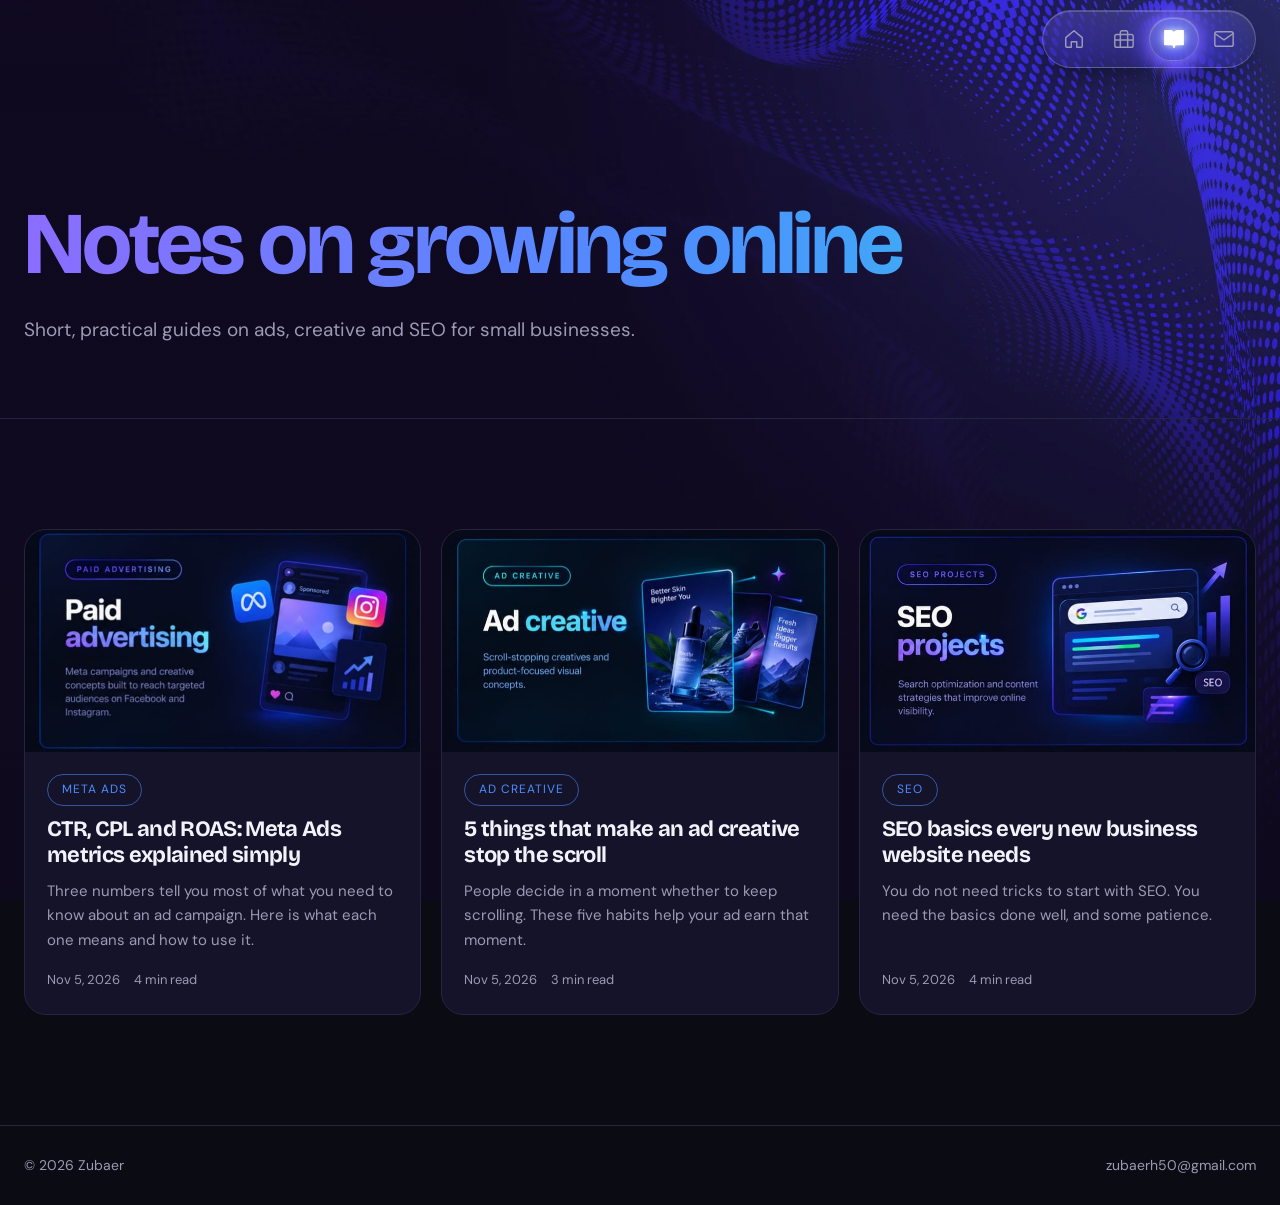
<file: blog.html>
<!DOCTYPE html>
<html lang="en">
<head>
<meta charset="UTF-8">
<meta name="viewport" content="width=device-width, initial-scale=1">
<link rel="preconnect" href="https://fonts.googleapis.com">
<link href="https://fonts.googleapis.com/css2?family=Bricolage+Grotesque:opsz,wght@12..96,500;12..96,700&family=DM+Sans:wght@400;500&family=Unbounded:wght@500;600&display=swap" rel="stylesheet">
<link rel="stylesheet" href="style.css">
<link rel="icon" href="/favicon.ico" sizes="48x48">
<link rel="icon" href="/favicon.svg" type="image/svg+xml" sizes="any">
<link rel="icon" href="/favicon-192.png" type="image/png" sizes="192x192">
<link rel="apple-touch-icon" href="/apple-touch-icon.png">
<title>Marketing blog | Jetstreamedia</title>
<meta name="description" content="Short, practical guides on Meta Ads, ad creative and SEO for small businesses, written by Zubaer.">
<link rel="canonical" href="https://jetstreamedia.github.io/blog.html">
<meta name="application-name" content="Jetstreamedia">
<meta name="apple-mobile-web-app-title" content="Jetstreamedia">
<meta name="theme-color" content="#0B0B14">
<meta property="og:type" content="website">
<meta property="og:site_name" content="Jetstreamedia">
<meta property="og:title" content="Marketing blog | Jetstreamedia">
<meta property="og:description" content="Short, practical guides on Meta Ads, ad creative and SEO for small businesses, written by Zubaer.">
<meta property="og:url" content="https://jetstreamedia.github.io/blog.html">
<meta property="og:image" content="https://jetstreamedia.github.io/og-image.jpg">
<meta property="og:image:width" content="1200">
<meta property="og:image:height" content="630">
<meta name="twitter:card" content="summary_large_image">
<meta name="twitter:title" content="Marketing blog | Jetstreamedia">
<meta name="twitter:description" content="Short, practical guides on Meta Ads, ad creative and SEO for small businesses, written by Zubaer.">
<meta name="twitter:image" content="https://jetstreamedia.github.io/og-image.jpg">
</head>
<body>
<header>
  <div class="wrap bar">
    <a href="index.html" class="sr-only">Jetstreamedia</a>
    <div class="pnav" role="navigation" aria-label="Main" style="--idx:2">
      <span class="glider" aria-hidden="true"></span>
      <a href="index.html" aria-label="Home" title="Home"><svg viewBox="0 0 24 24" aria-hidden="true"><path d="M3 10.5 12 3l9 7.5V20a1 1 0 0 1-1 1h-5v-6h-6v6H4a1 1 0 0 1-1-1z"/></svg></a>
      <a href="work.html" aria-label="Work" title="Work"><svg viewBox="0 0 24 24" aria-hidden="true"><rect x="2" y="7" width="20" height="14" rx="2"/><path d="M16 21V5a2 2 0 0 0-2-2h-4a2 2 0 0 0-2 2v16"/><line class="cut" x1="2" y1="13" x2="22" y2="13"/></svg></a>
      <a href="blog.html" aria-current="page" aria-label="Blog" title="Blog"><svg viewBox="0 0 24 24" aria-hidden="true"><path d="M2 3h6a4 4 0 0 1 4 4v14a3 3 0 0 0-3-3H2z"/><path d="M22 3h-6a4 4 0 0 0-4 4v14a3 3 0 0 1 3-3h7z"/></svg></a>
      <a href="contact.html" aria-label="Contact" title="Contact"><svg viewBox="0 0 24 24" aria-hidden="true"><rect x="2" y="4" width="20" height="16" rx="2"/><polyline class="cut" points="22,6 12,13 2,6"/></svg></a>
    </div>
  </div>
</header>
<main>
  <div class="wrap page-head">
    <h1>Notes on growing online</h1>
    <p>Short, practical guides on ads, creative and SEO for small businesses.</p>
  </div>
  <section>
    <div class="wrap">
      <div class="blog-grid">
        <a class="post-card" href="blog-meta-ads-metrics.html"><img src="work-paid-ads.jpg" alt="Paid advertising illustration with a phone feed and growth chart" loading="lazy"><div class="post-body"><span class="tag">Meta Ads</span><h3>CTR, CPL and ROAS: Meta Ads metrics explained simply</h3><p>Three numbers tell you most of what you need to know about an ad campaign. Here is what each one means and how to use it.</p><div class="post-meta"><span>Nov 5, 2026</span><span>4 min read</span></div></div></a>
        <a class="post-card" href="blog-scroll-stopping-ads.html"><img src="work-ad-creative.jpg" alt="Ad creative illustration with product visuals" loading="lazy"><div class="post-body"><span class="tag">Ad creative</span><h3>5 things that make an ad creative stop the scroll</h3><p>People decide in a moment whether to keep scrolling. These five habits help your ad earn that moment.</p><div class="post-meta"><span>Nov 5, 2026</span><span>3 min read</span></div></div></a>
        <a class="post-card" href="blog-seo-basics.html"><img src="work-seo.jpg" alt="SEO illustration with a search results page and growth arrow" loading="lazy"><div class="post-body"><span class="tag">SEO</span><h3>SEO basics every new business website needs</h3><p>You do not need tricks to start with SEO. You need the basics done well, and some patience.</p><div class="post-meta"><span>Nov 5, 2026</span><span>4 min read</span></div></div></a>
      </div>
    </div>
  </section>
</main>
<footer>
  <div class="wrap">
    <span>© 2026 Zubaer</span>
    <a href="contact.html">zubaerh50@gmail.com</a>
  </div>
</footer>
<script src="script.js" defer></script>
</body>
</html>
</file>
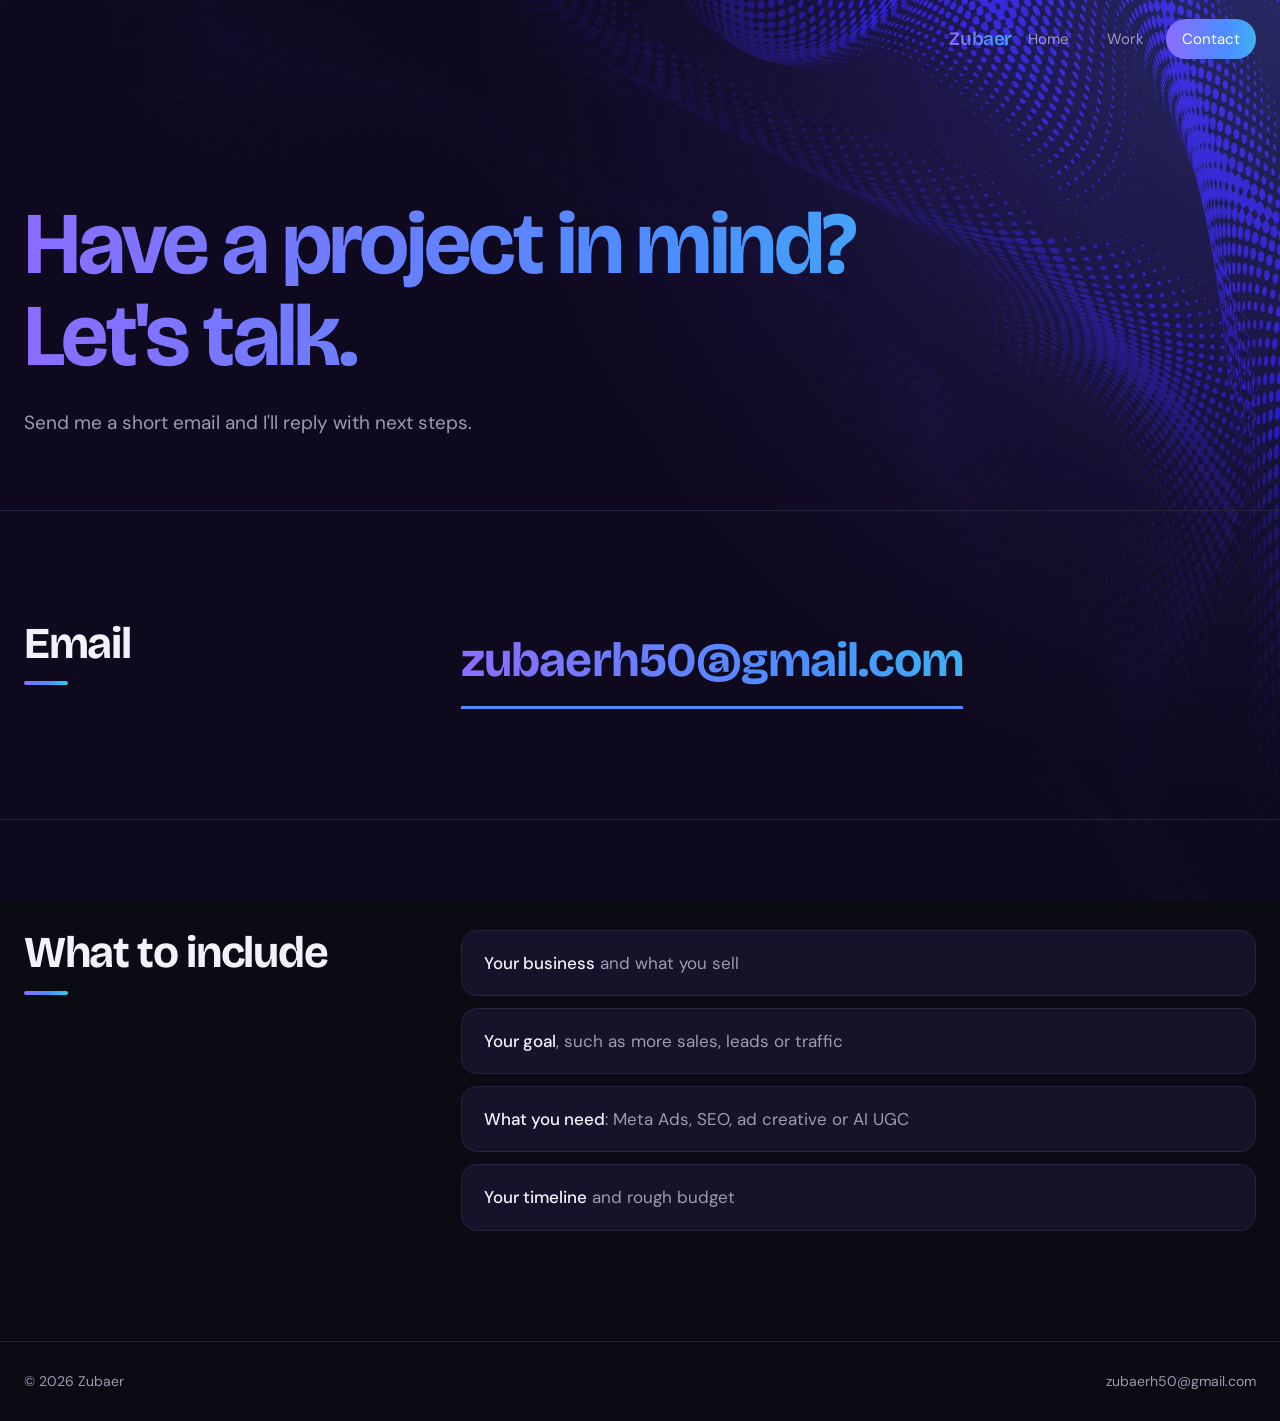
<file: contact (1).html>
<!DOCTYPE html>
<html lang="en">
<head>
<meta charset="UTF-8">
<meta name="viewport" content="width=device-width, initial-scale=1">
<link rel="preconnect" href="https://fonts.googleapis.com">
<link href="https://fonts.googleapis.com/css2?family=Bricolage+Grotesque:opsz,wght@12..96,500;12..96,700&family=DM+Sans:wght@400;500&display=swap" rel="stylesheet">
<link rel="stylesheet" href="style.css">
<title>Contact | Zubaer</title>
<meta name="description" content="Get in touch with Zubaer for Meta Ads, SEO, ad creative and AI UGC.">
</head>
<body>
<header>
  <div class="wrap bar">
    <a href="index.html" class="logo">Zubaer</a>
    <nav aria-label="Main">
      <a href="index.html">Home</a>
      <a href="work.html">Work</a>
      <a href="contact.html" aria-current="page">Contact</a>
    </nav>
  </div>
</header>
<main>
  <div class="wrap page-head">
    <h1>Have a project in mind? Let's talk.</h1>
    <p>Send me a short email and I'll reply with next steps.</p>
  </div>

  <section>
    <div class="wrap grid">
      <h2>Email</h2>
      <div>
        <!-- CHANGE THIS EMAIL -->
        <a class="mail" href="mailto:zubaerh50@gmail.com">zubaerh50@gmail.com</a>
      </div>
    </div>
  </section>

  <section>
    <div class="wrap grid">
      <h2>What to include</h2>
      <ul class="list">
        <li><strong>Your business</strong> and what you sell</li>
        <li><strong>Your goal</strong>, such as more sales, leads or traffic</li>
        <li><strong>What you need</strong>: Meta Ads, SEO, ad creative or AI UGC</li>
        <li><strong>Your timeline</strong> and rough budget</li>
      </ul>
    </div>
  </section>
</main>
<footer>
  <div class="wrap">
    <span>© 2026 Zubaer</span>
    <a href="contact.html">zubaerh50@gmail.com</a>
  </div>
</footer>
</body>
</html>
</file>
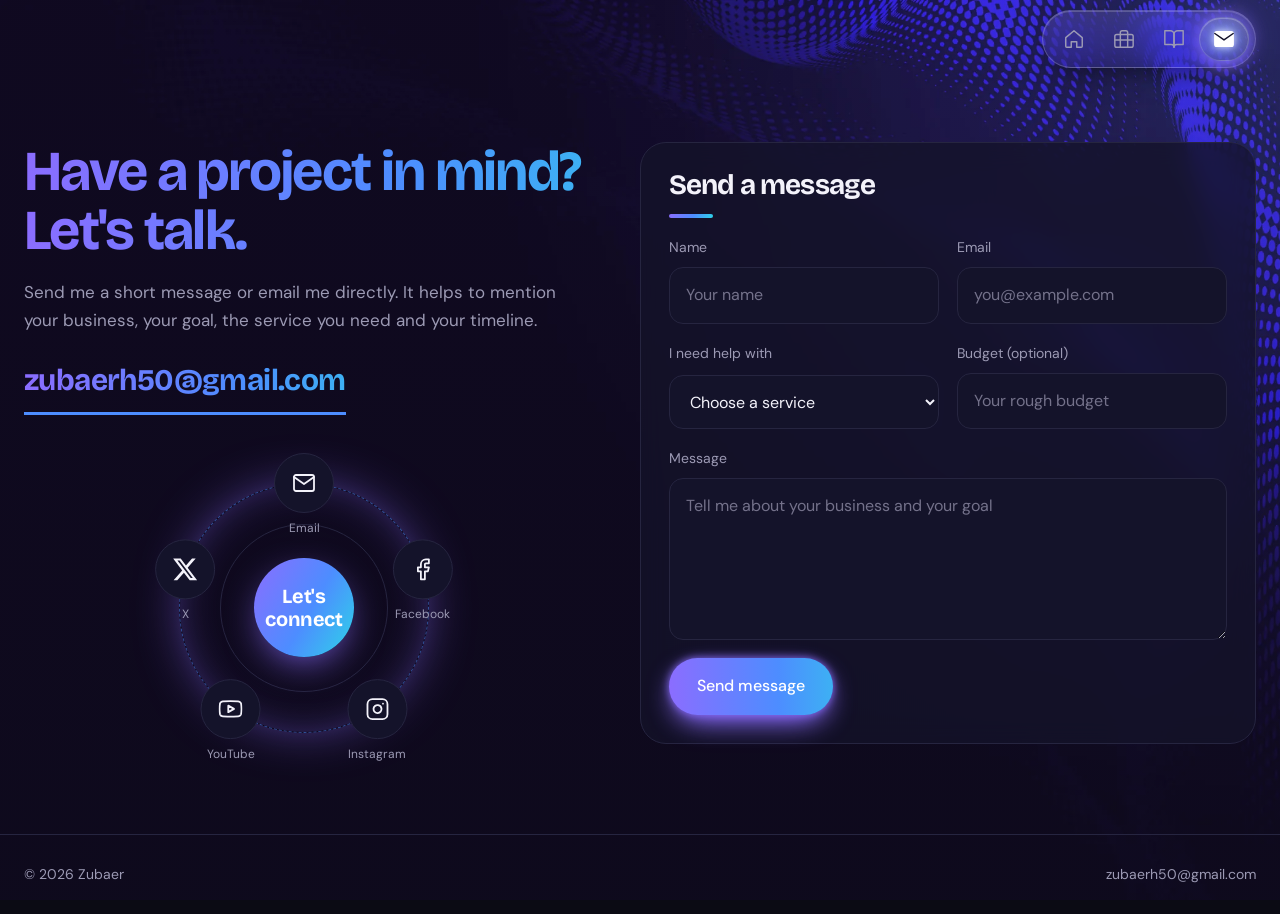
<file: contact.html>
<!DOCTYPE html>
<html lang="en">
<head>
<meta charset="UTF-8">
<meta name="viewport" content="width=device-width, initial-scale=1">
<link rel="preconnect" href="https://fonts.googleapis.com">
<link href="https://fonts.googleapis.com/css2?family=Bricolage+Grotesque:opsz,wght@12..96,500;12..96,700&family=DM+Sans:wght@400;500&family=Unbounded:wght@500;600&display=swap" rel="stylesheet">
<link rel="stylesheet" href="style.css">
<link rel="icon" href="/favicon.ico" sizes="48x48">
<link rel="icon" href="/favicon.svg" type="image/svg+xml" sizes="any">
<link rel="icon" href="/favicon-192.png" type="image/png" sizes="192x192">
<link rel="apple-touch-icon" href="/apple-touch-icon.png">
<title>Contact | Start a project with Jetstreamedia</title>
<meta name="description" content="Send a message or email Zubaer to start a project in Meta Ads, Google Ads, SEO, ad creative, AI UGC or web development.">
<link rel="canonical" href="https://jetstreamedia.github.io/contact.html">
<meta name="application-name" content="Jetstreamedia">
<meta name="apple-mobile-web-app-title" content="Jetstreamedia">
<meta name="theme-color" content="#0B0B14">
<meta property="og:type" content="website">
<meta property="og:site_name" content="Jetstreamedia">
<meta property="og:title" content="Contact | Start a project with Jetstreamedia">
<meta property="og:description" content="Send a message or email Zubaer to start a project in Meta Ads, Google Ads, SEO, ad creative, AI UGC or web development.">
<meta property="og:url" content="https://jetstreamedia.github.io/contact.html">
<meta property="og:image" content="https://jetstreamedia.github.io/og-image.jpg">
<meta property="og:image:width" content="1200">
<meta property="og:image:height" content="630">
<meta name="twitter:card" content="summary_large_image">
<meta name="twitter:title" content="Contact | Start a project with Jetstreamedia">
<meta name="twitter:description" content="Send a message or email Zubaer to start a project in Meta Ads, Google Ads, SEO, ad creative, AI UGC or web development.">
<meta name="twitter:image" content="https://jetstreamedia.github.io/og-image.jpg">
</head>
<body>
<header>
  <div class="wrap bar">
    <a href="index.html" class="sr-only">Jetstreamedia</a>
    <div class="pnav" role="navigation" aria-label="Main" style="--idx:3">
      <span class="glider" aria-hidden="true"></span>
      <a href="index.html" aria-label="Home" title="Home"><svg viewBox="0 0 24 24" aria-hidden="true"><path d="M3 10.5 12 3l9 7.5V20a1 1 0 0 1-1 1h-5v-6h-6v6H4a1 1 0 0 1-1-1z"/></svg></a>
      <a href="work.html" aria-label="Work" title="Work"><svg viewBox="0 0 24 24" aria-hidden="true"><rect x="2" y="7" width="20" height="14" rx="2"/><path d="M16 21V5a2 2 0 0 0-2-2h-4a2 2 0 0 0-2 2v16"/><line class="cut" x1="2" y1="13" x2="22" y2="13"/></svg></a>
      <a href="blog.html" aria-label="Blog" title="Blog"><svg viewBox="0 0 24 24" aria-hidden="true"><path d="M2 3h6a4 4 0 0 1 4 4v14a3 3 0 0 0-3-3H2z"/><path d="M22 3h-6a4 4 0 0 0-4 4v14a3 3 0 0 1 3-3h7z"/></svg></a>
      <a href="contact.html" aria-current="page" aria-label="Contact" title="Contact"><svg viewBox="0 0 24 24" aria-hidden="true"><rect x="2" y="4" width="20" height="16" rx="2"/><polyline class="cut" points="22,6 12,13 2,6"/></svg></a>
    </div>
  </div>
</header>
<main>
  <div class="wrap contact-grid">
    <div class="c-intro">
      <h1>Have a project in mind? Let's talk.</h1>
      <p>Send me a short message or email me directly. It helps to mention your business, your goal, the service you need and your timeline.</p>
      <a class="mail" href="mailto:zubaerh50@gmail.com">zubaerh50@gmail.com</a>
    </div>
    <form id="contact-form" class="cform" novalidate>
        <h2 class="full form-title">Send a message</h2>
        <!-- Web3Forms access key (public key, safe to keep here) -->
        <input type="hidden" name="access_key" value="fc411fa4-86f9-4902-ab80-4cd99423b6fa">
        <input type="hidden" name="subject" value="New message from your portfolio website">
        <input type="hidden" name="from_name" value="Portfolio website">
        <input type="checkbox" name="botcheck" tabindex="-1" autocomplete="off" style="display:none">

        <label>Name
          <input type="text" name="name" required autocomplete="name" placeholder="Your name">
        </label>
        <label>Email
          <input type="email" name="email" required autocomplete="email" placeholder="you@example.com">
        </label>
        <label>I need help with
          <select name="service" required>
            <option value="" disabled selected>Choose a service</option>
            <option>Meta Ads</option>
            <option>Google Ads</option>
            <option>SEO</option>
            <option>Ad creative</option>
            <option>AI UGC content</option>
            <option>Web development</option>
            <option>Something else</option>
          </select>
        </label>
        <label>Budget (optional)
          <input type="text" name="budget" placeholder="Your rough budget">
        </label>
        <label class="full">Message
          <textarea name="message" rows="5" required placeholder="Tell me about your business and your goal"></textarea>
        </label>
        <div class="full form-foot">
          <button type="submit" class="btn fill">Send message</button>
          <p class="form-status" role="status" aria-live="polite"></p>
        </div>
      </form>
    <div class="c-wheel">
      <div class="wheel-wrap">
        <div class="wheel">
          <div class="hub"><span>Let's<br>connect</span></div>
          <div class="orbit">
          <div class="node" style="--r:0deg"><div class="node-in">
            <a href="mailto:zubaerh50@gmail.com" aria-label="Email"><svg viewBox="0 0 24 24" fill="none" stroke="currentColor" stroke-width="1.8" stroke-linecap="round" stroke-linejoin="round"><rect x="2" y="4" width="20" height="16" rx="2"/><polyline points="22,6 12,13 2,6"/></svg></a>
            <span class="lbl">Email</span>
          </div></div>
          <div class="node" style="--r:72deg"><div class="node-in">
            <a href="https://www.facebook.com/gaming.zubaer" target="_blank" rel="noopener noreferrer" aria-label="Facebook"><svg viewBox="0 0 24 24" fill="none" stroke="currentColor" stroke-width="1.8" stroke-linecap="round" stroke-linejoin="round"><path d="M18 2h-3a5 5 0 0 0-5 5v3H7v4h3v8h4v-8h3l1-4h-4V7a1 1 0 0 1 1-1h3z"/></svg></a>
            <span class="lbl">Facebook</span>
          </div></div>
          <div class="node" style="--r:144deg"><div class="node-in">
            <a href="https://www.instagram.com/zubu.peroxide?stkn=MTg3bWtwc3hnZ2pyNg==" target="_blank" rel="noopener noreferrer" aria-label="Instagram"><svg viewBox="0 0 24 24" fill="none" stroke="currentColor" stroke-width="1.8" stroke-linecap="round" stroke-linejoin="round"><rect x="2" y="2" width="20" height="20" rx="5"/><path d="M16 11.37A4 4 0 1 1 12.63 8 4 4 0 0 1 16 11.37z"/><line x1="17.5" y1="6.5" x2="17.51" y2="6.5"/></svg></a>
            <span class="lbl">Instagram</span>
          </div></div>
          <div class="node" style="--r:216deg"><div class="node-in">
            <a href="https://youtube.com/@zubaerhossain8846?si=9eejcBd0BakoivLn" target="_blank" rel="noopener noreferrer" aria-label="YouTube"><svg viewBox="0 0 24 24" fill="none" stroke="currentColor" stroke-width="1.8" stroke-linecap="round" stroke-linejoin="round"><path d="M22.54 6.42a2.78 2.78 0 0 0-1.94-2C18.88 4 12 4 12 4s-6.88 0-8.6.46a2.78 2.78 0 0 0-1.94 2A29 29 0 0 0 1 11.75a29 29 0 0 0 .46 5.33A2.78 2.78 0 0 0 3.4 19c1.72.46 8.6.46 8.6.46s6.88 0 8.6-.46a2.78 2.78 0 0 0 1.94-2 29 29 0 0 0 .46-5.25 29 29 0 0 0-.46-5.33z"/><polygon points="9.75 15.02 15.5 11.75 9.75 8.48 9.75 15.02"/></svg></a>
            <span class="lbl">YouTube</span>
          </div></div>
          <div class="node" style="--r:288deg"><div class="node-in">
            <a href="https://x.com/Jetstreamedia" target="_blank" rel="noopener noreferrer" aria-label="X"><svg viewBox="0 0 24 24" fill="currentColor"><path d="M18.901 1.153h3.68l-8.04 9.19L24 22.846h-7.406l-5.8-7.584-6.638 7.584H.474l8.6-9.83L0 1.154h7.594l5.243 6.932ZM17.61 20.644h2.039L6.486 3.24H4.298Z"/></svg></a>
            <span class="lbl">X</span>
          </div></div>
          </div>
        </div>
      </div>
    </div>
  </div>
</main>
<footer>
  <div class="wrap">
    <span>© 2026 Zubaer</span>
    <a href="contact.html">zubaerh50@gmail.com</a>
  </div>
</footer>
<script src="script.js" defer></script>
</body>
</html>
</file>
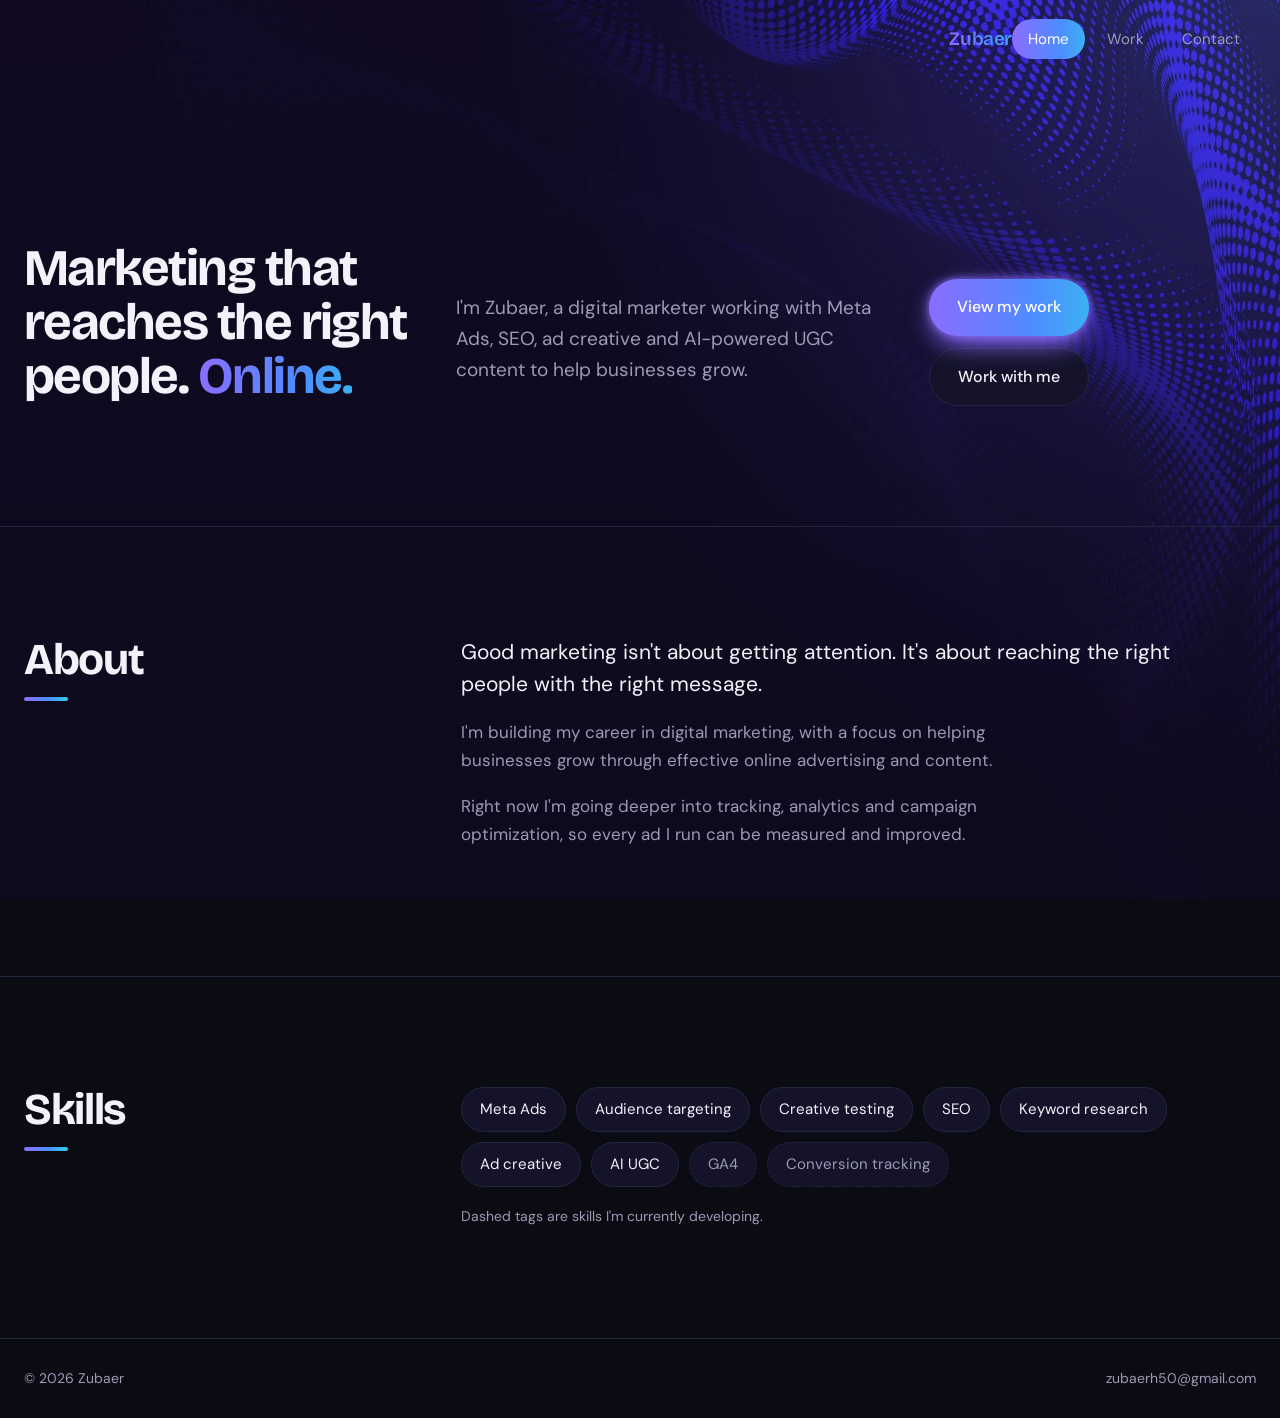
<file: index (1).html>
<!DOCTYPE html>
<html lang="en">
<head>
<meta charset="UTF-8">
<meta name="viewport" content="width=device-width, initial-scale=1">
<link rel="preconnect" href="https://fonts.googleapis.com">
<link href="https://fonts.googleapis.com/css2?family=Bricolage+Grotesque:opsz,wght@12..96,500;12..96,700&family=DM+Sans:wght@400;500&display=swap" rel="stylesheet">
<link rel="stylesheet" href="style.css">
<title>Zubaer | Digital Marketer</title>
<meta name="description" content="Zubaer's portfolio: Meta Ads, SEO, ad creative and AI UGC.">
</head>
<body>
<header>
  <div class="wrap bar">
    <a href="index.html" class="logo">Zubaer</a>
    <nav aria-label="Main">
      <a href="index.html" aria-current="page">Home</a>
      <a href="work.html">Work</a>
      <a href="contact.html">Contact</a>
    </nav>
  </div>
</header>
<main>
  <div class="wrap hero">
    <h1>Marketing that reaches the right people. <em>Online.</em></h1>
    <p>I'm Zubaer, a digital marketer working with Meta Ads, SEO, ad creative and AI-powered UGC content to help businesses grow.</p>
    <div class="cta">
      <a href="work.html" class="btn fill">View my work</a>
      <a href="contact.html" class="btn line">Work with me</a>
    </div>
  </div>

  <section>
    <div class="wrap grid">
      <h2>About</h2>
      <div class="lead">
        <p>Good marketing isn't about getting attention. It's about reaching the right people with the right message.</p>
        <p>I'm building my career in digital marketing, with a focus on helping businesses grow through effective online advertising and content.</p>
        <p>Right now I'm going deeper into tracking, analytics and campaign optimization, so every ad I run can be measured and improved.</p>
      </div>
    </div>
  </section>

  <section>
    <div class="wrap grid">
      <h2>Skills</h2>
      <div>
        <div class="chips">
          <span>Meta Ads</span><span>Audience targeting</span><span>Creative testing</span>
          <span>SEO</span><span>Keyword research</span><span>Ad creative</span><span>AI UGC</span>
          <span class="learn">GA4</span><span class="learn">Conversion tracking</span>
        </div>
        <p class="note">Dashed tags are skills I'm currently developing.</p>
      </div>
    </div>
  </section>
</main>
<footer>
  <div class="wrap">
    <span>© 2026 Zubaer</span>
    <a href="contact.html">zubaerh50@gmail.com</a>
  </div>
</footer>
</body>
</html>
</file>
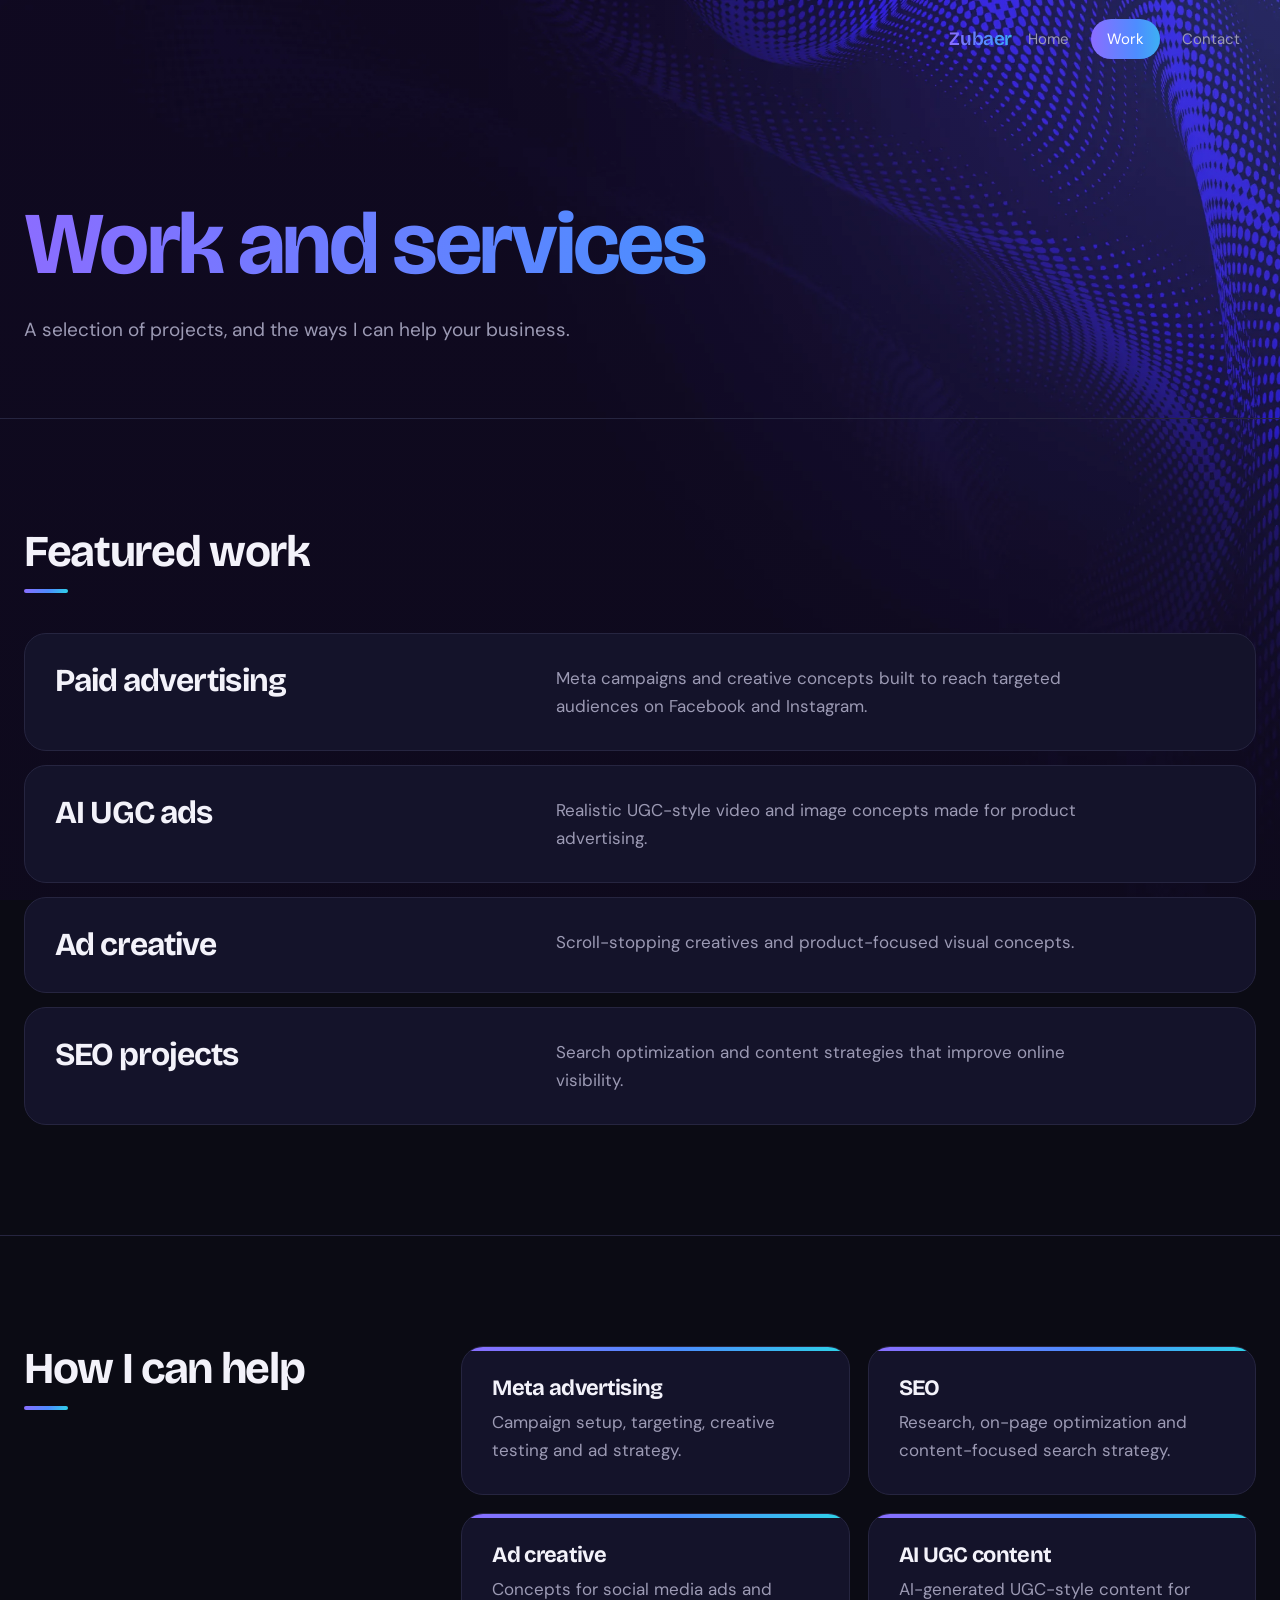
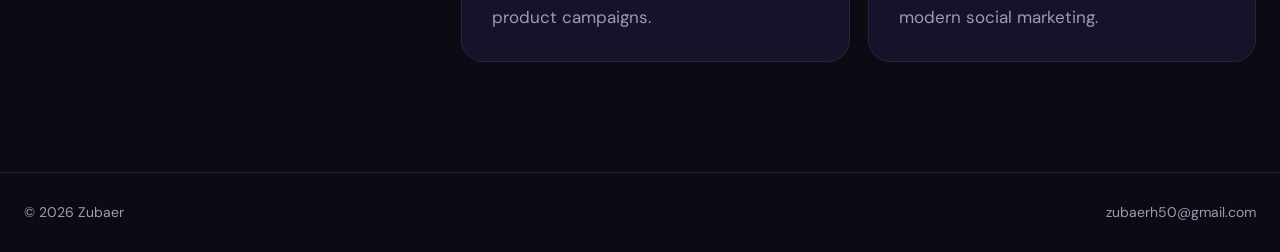
<file: work (1).html>
<!DOCTYPE html>
<html lang="en">
<head>
<meta charset="UTF-8">
<meta name="viewport" content="width=device-width, initial-scale=1">
<link rel="preconnect" href="https://fonts.googleapis.com">
<link href="https://fonts.googleapis.com/css2?family=Bricolage+Grotesque:opsz,wght@12..96,500;12..96,700&family=DM+Sans:wght@400;500&display=swap" rel="stylesheet">
<link rel="stylesheet" href="style.css">
<title>Work | Zubaer</title>
<meta name="description" content="Selected marketing work and services by Zubaer.">
</head>
<body>
<header>
  <div class="wrap bar">
    <a href="index.html" class="logo">Zubaer</a>
    <nav aria-label="Main">
      <a href="index.html">Home</a>
      <a href="work.html" aria-current="page">Work</a>
      <a href="contact.html">Contact</a>
    </nav>
  </div>
</header>
<main>
  <div class="wrap page-head">
    <h1>Work and services</h1>
    <p>A selection of projects, and the ways I can help your business.</p>
  </div>

  <section>
    <div class="wrap">
      <h2 style="margin-bottom:40px">Featured work</h2>
      <div class="rows">
        <div class="row"><h3>Paid advertising</h3><p>Meta campaigns and creative concepts built to reach targeted audiences on Facebook and Instagram.</p></div>
        <div class="row"><h3>AI UGC ads</h3><p>Realistic UGC-style video and image concepts made for product advertising.</p></div>
        <div class="row"><h3>Ad creative</h3><p>Scroll-stopping creatives and product-focused visual concepts.</p></div>
        <div class="row"><h3>SEO projects</h3><p>Search optimization and content strategies that improve online visibility.</p></div>
      </div>
    </div>
  </section>

  <section>
    <div class="wrap grid">
      <h2>How I can help</h2>
      <div class="svc">
        <div><h3>Meta advertising</h3><p>Campaign setup, targeting, creative testing and ad strategy.</p></div>
        <div><h3>SEO</h3><p>Research, on-page optimization and content-focused search strategy.</p></div>
        <div><h3>Ad creative</h3><p>Concepts for social media ads and product campaigns.</p></div>
        <div><h3>AI UGC content</h3><p>AI-generated UGC-style content for modern social marketing.</p></div>
      </div>
    </div>
  </section>
</main>
<footer>
  <div class="wrap">
    <span>© 2026 Zubaer</span>
    <a href="contact.html">zubaerh50@gmail.com</a>
  </div>
</footer>
</body>
</html>
</file>
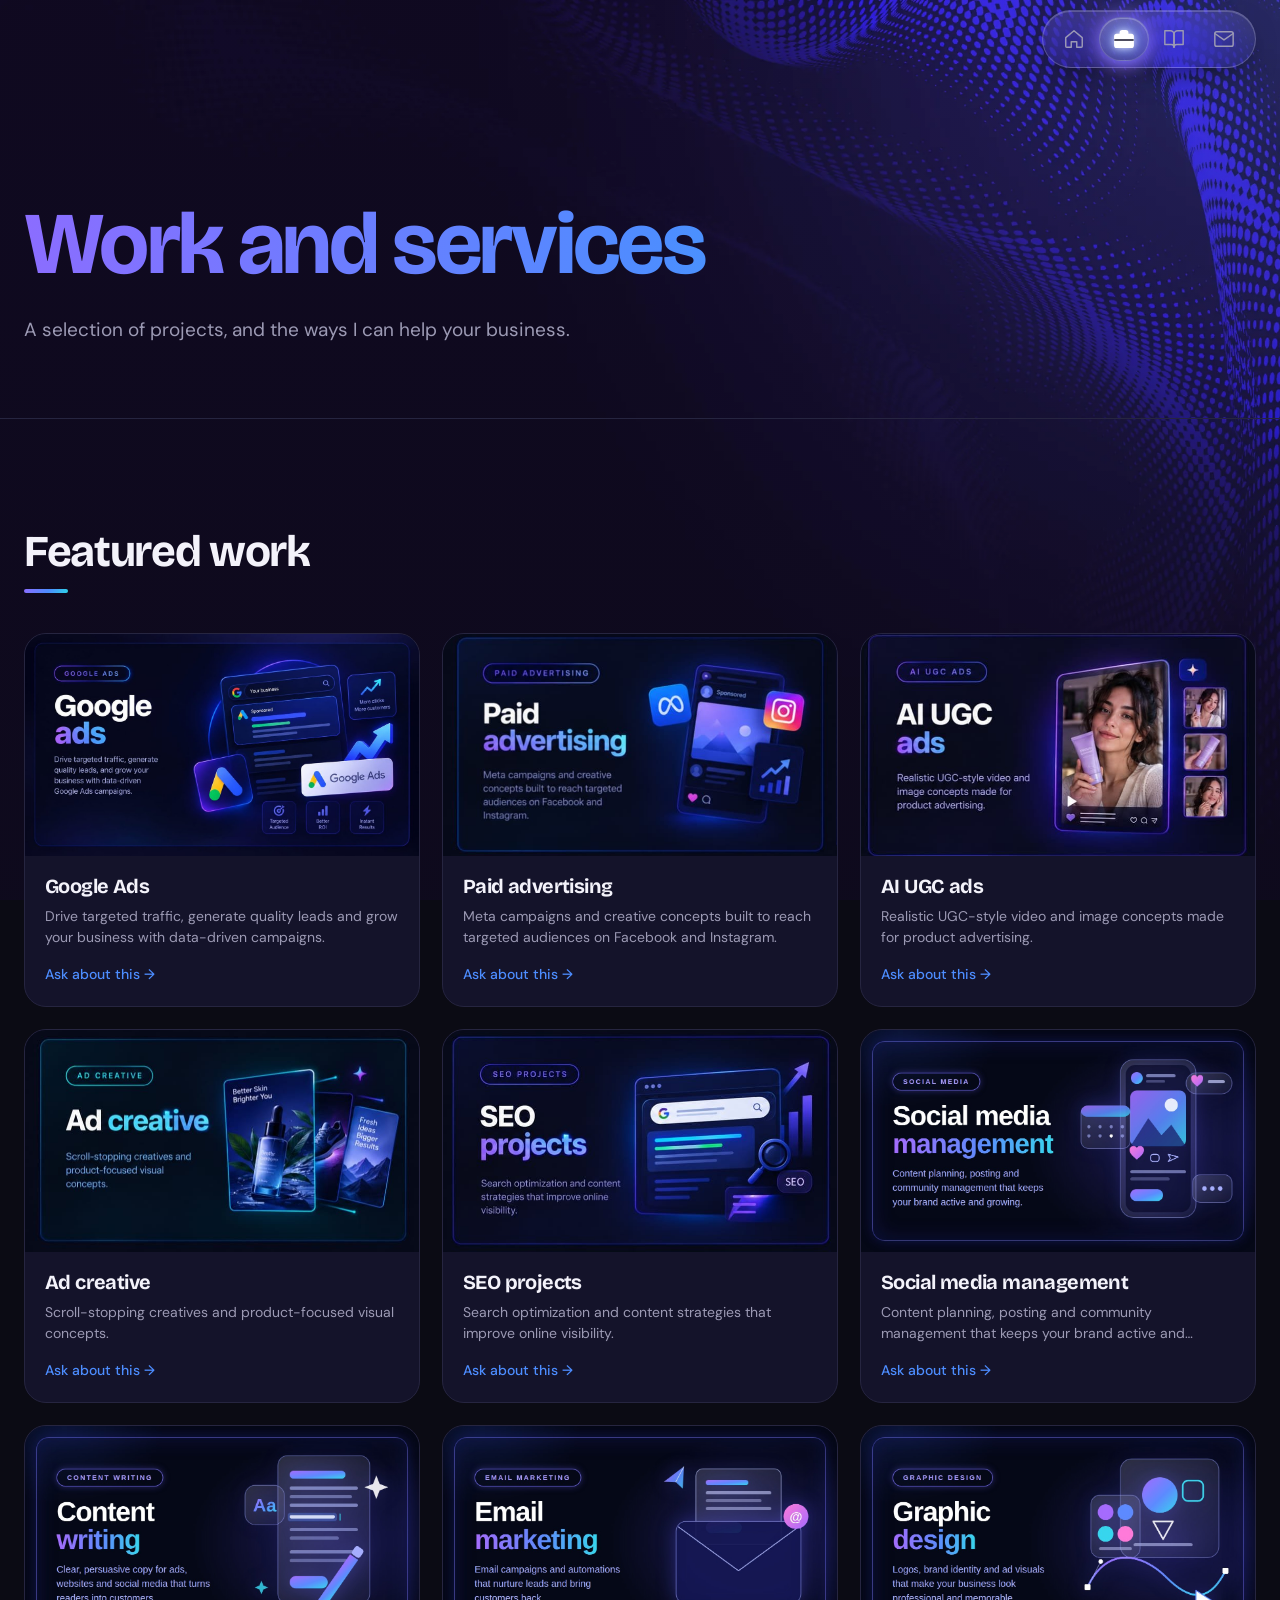
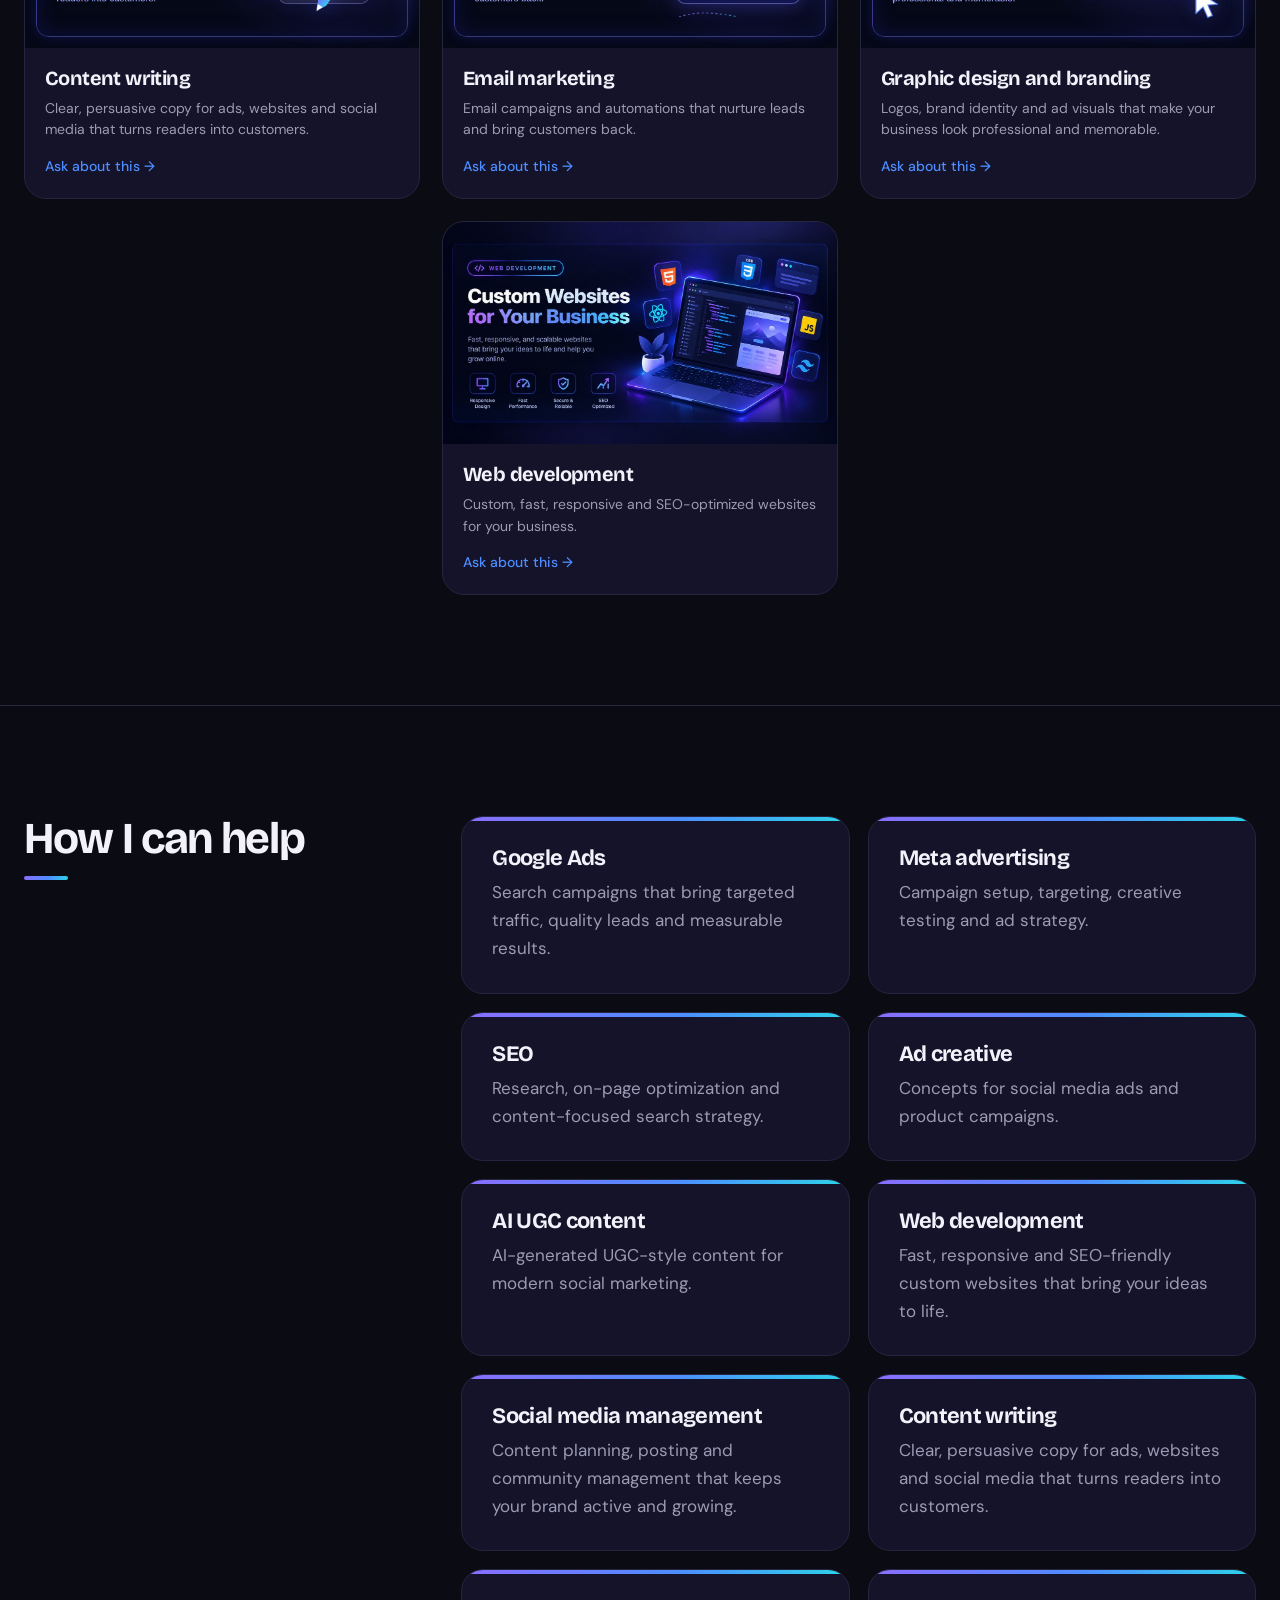
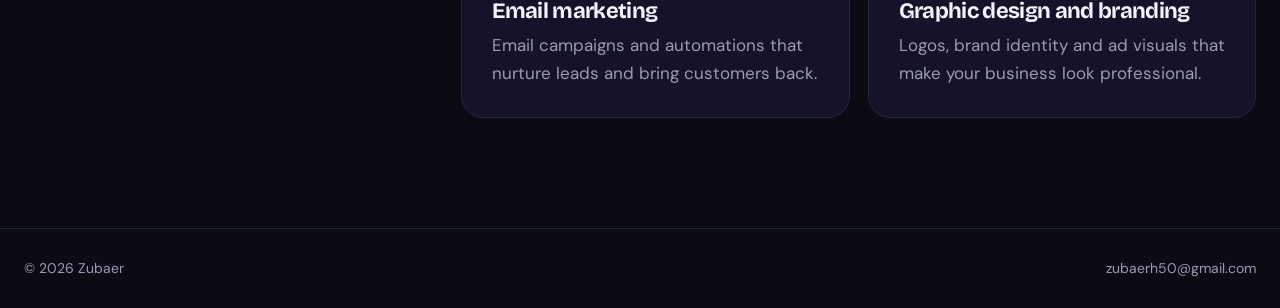
<file: work.html>
<!DOCTYPE html>
<html lang="en">
<head>
<meta charset="UTF-8">
<meta name="viewport" content="width=device-width, initial-scale=1">
<link rel="preconnect" href="https://fonts.googleapis.com">
<link href="https://fonts.googleapis.com/css2?family=Bricolage+Grotesque:opsz,wght@12..96,500;12..96,700&family=DM+Sans:wght@400;500&family=Unbounded:wght@500;600&display=swap" rel="stylesheet">
<link rel="stylesheet" href="style.css">
<link rel="icon" href="/favicon.ico" sizes="48x48">
<link rel="icon" href="/favicon.svg" type="image/svg+xml" sizes="any">
<link rel="icon" href="/favicon-192.png" type="image/png" sizes="192x192">
<link rel="apple-touch-icon" href="/apple-touch-icon.png">
<title>Work and services | Jetstreamedia</title>
<meta name="description" content="Featured work and services: Google Ads, Meta advertising, SEO, ad creative, AI UGC, web development, social media, content writing, email marketing and branding.">
<link rel="canonical" href="https://jetstreamedia.github.io/work.html">
<meta name="application-name" content="Jetstreamedia">
<meta name="apple-mobile-web-app-title" content="Jetstreamedia">
<meta name="theme-color" content="#0B0B14">
<meta property="og:type" content="website">
<meta property="og:site_name" content="Jetstreamedia">
<meta property="og:title" content="Work and services | Jetstreamedia">
<meta property="og:description" content="Featured work and services: Google Ads, Meta advertising, SEO, ad creative, AI UGC, web development, social media, content writing, email marketing and branding.">
<meta property="og:url" content="https://jetstreamedia.github.io/work.html">
<meta property="og:image" content="https://jetstreamedia.github.io/og-image.jpg">
<meta property="og:image:width" content="1200">
<meta property="og:image:height" content="630">
<meta name="twitter:card" content="summary_large_image">
<meta name="twitter:title" content="Work and services | Jetstreamedia">
<meta name="twitter:description" content="Featured work and services: Google Ads, Meta advertising, SEO, ad creative, AI UGC, web development, social media, content writing, email marketing and branding.">
<meta name="twitter:image" content="https://jetstreamedia.github.io/og-image.jpg">
</head>
<body>
<header>
  <div class="wrap bar">
    <a href="index.html" class="sr-only">Jetstreamedia</a>
    <div class="pnav" role="navigation" aria-label="Main" style="--idx:1">
      <span class="glider" aria-hidden="true"></span>
      <a href="index.html" aria-label="Home" title="Home"><svg viewBox="0 0 24 24" aria-hidden="true"><path d="M3 10.5 12 3l9 7.5V20a1 1 0 0 1-1 1h-5v-6h-6v6H4a1 1 0 0 1-1-1z"/></svg></a>
      <a href="work.html" aria-current="page" aria-label="Work" title="Work"><svg viewBox="0 0 24 24" aria-hidden="true"><rect x="2" y="7" width="20" height="14" rx="2"/><path d="M16 21V5a2 2 0 0 0-2-2h-4a2 2 0 0 0-2 2v16"/><line class="cut" x1="2" y1="13" x2="22" y2="13"/></svg></a>
      <a href="blog.html" aria-label="Blog" title="Blog"><svg viewBox="0 0 24 24" aria-hidden="true"><path d="M2 3h6a4 4 0 0 1 4 4v14a3 3 0 0 0-3-3H2z"/><path d="M22 3h-6a4 4 0 0 0-4 4v14a3 3 0 0 1 3-3h7z"/></svg></a>
      <a href="contact.html" aria-label="Contact" title="Contact"><svg viewBox="0 0 24 24" aria-hidden="true"><rect x="2" y="4" width="20" height="16" rx="2"/><polyline class="cut" points="22,6 12,13 2,6"/></svg></a>
    </div>
  </div>
</header>
<main>
  <div class="wrap page-head">
    <h1>Work and services</h1>
    <p>A selection of projects, and the ways I can help your business.</p>
  </div>

  <section>
    <div class="wrap">
      <h2 style="margin-bottom:40px">Featured work</h2>
      <div class="gallery">
        <figure class="shot"><img src="work-google-ads.jpg" alt="Google Ads: drive targeted traffic, generate quality leads and grow your business with data-driven campaigns" loading="lazy"><figcaption><h3>Google Ads</h3><p>Drive targeted traffic, generate quality leads and grow your business with data-driven campaigns.</p><a class="more" href="contact.html">Ask about this &rarr;</a></figcaption></figure>
        <figure class="shot"><img src="work-paid-ads.jpg" alt="Paid advertising: Meta campaigns and creative concepts built to reach targeted audiences on Facebook and Instagram" loading="lazy"><figcaption><h3>Paid advertising</h3><p>Meta campaigns and creative concepts built to reach targeted audiences on Facebook and Instagram.</p><a class="more" href="contact.html">Ask about this &rarr;</a></figcaption></figure>
        <figure class="shot"><img src="work-ai-ugc.jpg" alt="AI UGC ads: realistic UGC-style video and image concepts made for product advertising" loading="lazy"><figcaption><h3>AI UGC ads</h3><p>Realistic UGC-style video and image concepts made for product advertising.</p><a class="more" href="contact.html">Ask about this &rarr;</a></figcaption></figure>
        <figure class="shot"><img src="work-ad-creative.jpg" alt="Ad creative: scroll-stopping creatives and product-focused visual concepts" loading="lazy"><figcaption><h3>Ad creative</h3><p>Scroll-stopping creatives and product-focused visual concepts.</p><a class="more" href="contact.html">Ask about this &rarr;</a></figcaption></figure>
        <figure class="shot"><img src="work-seo.jpg" alt="SEO projects: search optimization and content strategies that improve online visibility" loading="lazy"><figcaption><h3>SEO projects</h3><p>Search optimization and content strategies that improve online visibility.</p><a class="more" href="contact.html">Ask about this &rarr;</a></figcaption></figure>
        <figure class="shot"><img src="work-social-media.jpg" alt="Social media management: content planning, posting and community management that keeps your brand active and growing." loading="lazy"><figcaption><h3>Social media management</h3><p>Content planning, posting and community management that keeps your brand active and growing.</p><a class="more" href="contact.html">Ask about this &rarr;</a></figcaption></figure>
        <figure class="shot"><img src="work-content-writing.jpg" alt="Content writing: clear, persuasive copy for ads, websites and social media that turns readers into customers." loading="lazy"><figcaption><h3>Content writing</h3><p>Clear, persuasive copy for ads, websites and social media that turns readers into customers.</p><a class="more" href="contact.html">Ask about this &rarr;</a></figcaption></figure>
        <figure class="shot"><img src="work-email-marketing.jpg" alt="Email marketing: email campaigns and automations that nurture leads and bring customers back." loading="lazy"><figcaption><h3>Email marketing</h3><p>Email campaigns and automations that nurture leads and bring customers back.</p><a class="more" href="contact.html">Ask about this &rarr;</a></figcaption></figure>
        <figure class="shot"><img src="work-graphic-design.jpg" alt="Graphic design and branding: logos, brand identity and ad visuals that make your business look professional and memorable." loading="lazy"><figcaption><h3>Graphic design and branding</h3><p>Logos, brand identity and ad visuals that make your business look professional and memorable.</p><a class="more" href="contact.html">Ask about this &rarr;</a></figcaption></figure>
        <figure class="shot"><img src="work-web-dev.jpg" alt="Web development: custom, fast, responsive and SEO-optimized websites for your business" loading="lazy"><figcaption><h3>Web development</h3><p>Custom, fast, responsive and SEO-optimized websites for your business.</p><a class="more" href="contact.html">Ask about this &rarr;</a></figcaption></figure>
      </div>
    </div>
  </section>

  <section>
    <div class="wrap grid">
      <h2>How I can help</h2>
      <div class="svc">
        <div><h3>Google Ads</h3><p>Search campaigns that bring targeted traffic, quality leads and measurable results.</p></div>
        <div><h3>Meta advertising</h3><p>Campaign setup, targeting, creative testing and ad strategy.</p></div>
        <div><h3>SEO</h3><p>Research, on-page optimization and content-focused search strategy.</p></div>
        <div><h3>Ad creative</h3><p>Concepts for social media ads and product campaigns.</p></div>
        <div><h3>AI UGC content</h3><p>AI-generated UGC-style content for modern social marketing.</p></div>
        <div><h3>Web development</h3><p>Fast, responsive and SEO-friendly custom websites that bring your ideas to life.</p></div>
        <div><h3>Social media management</h3><p>Content planning, posting and community management that keeps your brand active and growing.</p></div>
        <div><h3>Content writing</h3><p>Clear, persuasive copy for ads, websites and social media that turns readers into customers.</p></div>
        <div><h3>Email marketing</h3><p>Email campaigns and automations that nurture leads and bring customers back.</p></div>
        <div><h3>Graphic design and branding</h3><p>Logos, brand identity and ad visuals that make your business look professional.</p></div>
      </div>
    </div>
  </section>
</main>
<footer>
  <div class="wrap">
    <span>© 2026 Zubaer</span>
    <a href="contact.html">zubaerh50@gmail.com</a>
  </div>
</footer>
<script src="script.js" defer></script>
</body>
</html>
</file>
<file: style.css>
:root{
  --bg:#F7F6FB;--ink:#14122B;--mute:#6A6884;--line:#E3E0F0;--surface:#FFFFFF;
  --a:#6D4AFF;--b:#2F7BFF;--c:#18C8E0;
  --g:linear-gradient(120deg,var(--a),var(--b) 55%,var(--c));
  --glow1:rgba(109,74,255,.22);--glow2:rgba(24,200,224,.18);
}
@media (prefers-color-scheme:dark){:root{
  --bg:#0B0B14;--ink:#F3F2FA;--mute:#9C9AB4;--line:#262540;--surface:#14132A;
  --a:#8B6DFF;--b:#4D8DFF;--c:#2DD4E8;--glow1:rgba(139,109,255,.28);--glow2:rgba(45,212,232,.16)}}
*{margin:0;padding:0;box-sizing:border-box}
html{scroll-behavior:smooth}
body{background:var(--bg);color:var(--ink);font-family:'DM Sans',system-ui,sans-serif;font-size:17px;line-height:1.65;-webkit-font-smoothing:antialiased}
body::before{content:"";position:fixed;inset:0;z-index:-1;pointer-events:none;
  background:radial-gradient(600px 500px at 88% 4%,var(--glow1),transparent 70%),
             radial-gradient(520px 480px at 4% 46%,var(--glow2),transparent 70%),
             radial-gradient(500px 400px at 80% 96%,var(--glow1),transparent 70%)}
h1,h2,h3,.logo{font-family:'Bricolage Grotesque','DM Sans',sans-serif;font-weight:700;letter-spacing:-0.03em;line-height:1.05}
a{color:inherit;text-decoration:none}
a:focus-visible{outline:2px solid var(--b);outline-offset:4px;border-radius:6px}
.wrap{width:min(1320px,100% - 48px);margin-inline:auto}

header{position:sticky;top:0;z-index:10;background:color-mix(in srgb,var(--bg) 70%,transparent);backdrop-filter:blur(18px);border-bottom:1px solid color-mix(in srgb,var(--line) 70%,transparent)}
.bar{height:68px;display:flex;align-items:center;justify-content:space-between}
.logo{font-size:22px;background:var(--g);-webkit-background-clip:text;background-clip:text;color:transparent}
nav{display:flex;gap:6px;font-size:15px;color:var(--mute)}
nav a{padding:8px 16px;border-radius:999px;transition:color .2s,background .2s}
nav a:hover{color:var(--ink)}
nav a[aria-current="page"]{color:#fff;background:var(--g)}

.hero{padding:clamp(72px,14vw,160px) 0 clamp(72px,10vw,120px)}
.hero h1{font-size:clamp(44px,9.5vw,120px);max-width:11em}
.hero h1 em,.page-head h1{font-style:normal;background:var(--g);-webkit-background-clip:text;background-clip:text;color:transparent}
.hero p{max-width:34em;margin-top:32px;color:var(--mute);font-size:19px}
.cta{display:flex;gap:12px;flex-wrap:wrap;margin-top:40px}
.btn{display:inline-block;padding:15px 28px;border-radius:999px;font-weight:500;font-size:16px;border:1px solid var(--line);background:var(--surface);transition:transform .2s,box-shadow .2s}
.btn.fill{background:var(--g);color:#fff;border:0;box-shadow:0 10px 30px -10px var(--a)}
.btn:hover{transform:translateY(-2px)}
.btn.fill:hover{box-shadow:0 14px 36px -8px var(--b)}
.btn.line:hover{border-color:var(--b)}

.page-head{padding:clamp(64px,10vw,120px) 0 clamp(48px,6vw,72px)}
.page-head h1{font-size:clamp(40px,8vw,88px);max-width:11em}
.page-head p{max-width:34em;margin-top:24px;color:var(--mute);font-size:19px}

section{padding:clamp(64px,9vw,110px) 0;border-top:1px solid var(--line)}
.grid{display:grid;grid-template-columns:1fr 2fr;gap:40px}
h2{font-size:clamp(30px,4vw,44px)}
h2::after{content:"";display:block;width:44px;height:4px;border-radius:4px;background:var(--g);margin-top:14px}
.lead p{color:var(--mute);margin-bottom:18px;max-width:36em}
.lead p:first-child{color:var(--ink);font-size:21px;line-height:1.5}

.chips{display:flex;flex-wrap:wrap;gap:10px}
.chips span{padding:9px 18px;border:1px solid var(--line);border-radius:999px;background:var(--surface);font-size:15px;transition:transform .2s,border-color .2s}
.chips span:hover{transform:translateY(-2px);border-color:var(--b)}
.chips span.learn{border-style:dashed;color:var(--mute)}
.note{margin-top:18px;color:var(--mute);font-size:14px}

.rows{display:grid;gap:14px}
.row{display:grid;grid-template-columns:1fr 1.4fr;gap:24px;padding:30px;border:1px solid var(--line);border-radius:22px;background:var(--surface);transition:transform .25s,box-shadow .25s,border-color .25s}
.row h3{font-size:clamp(24px,3vw,32px)}
.row p{color:var(--mute);max-width:32em}
.row:hover{transform:translateY(-3px);border-color:transparent;box-shadow:0 0 0 1.5px var(--b),0 18px 40px -22px var(--a)}
.row:hover h3{background:var(--g);-webkit-background-clip:text;background-clip:text;color:transparent}

.svc{display:grid;grid-template-columns:1fr 1fr;gap:18px}
.svc>div{position:relative;overflow:hidden;padding:30px;border:1px solid var(--line);border-radius:22px;background:var(--surface)}
.svc>div::before{content:"";position:absolute;inset:0 0 auto 0;height:4px;background:var(--g)}
.svc h3{font-size:22px;margin-bottom:8px}
.svc p{color:var(--mute)}

.mail{display:inline-block;font-family:'Bricolage Grotesque',sans-serif;font-weight:700;font-size:clamp(22px,5vw,48px);letter-spacing:-0.02em;padding-bottom:6px;background:var(--g);-webkit-background-clip:text;background-clip:text;color:transparent;border-bottom:3px solid var(--b);word-break:break-all}
.list{list-style:none;color:var(--mute);display:grid;gap:12px}
.list li{padding:18px 22px;border:1px solid var(--line);border-radius:16px;background:var(--surface)}
.list strong{color:var(--ink);font-weight:500}

footer{border-top:1px solid var(--line);padding:28px 0;color:var(--mute);font-size:14px}
footer .wrap{display:flex;justify-content:space-between;gap:16px;flex-wrap:wrap}
footer a:hover{color:var(--b)}

@media (max-width:768px){
  nav a{padding:7px 12px;font-size:14px}
  .grid,.row,.svc{grid-template-columns:1fr}
  .row{gap:8px;padding:24px}
}


/* Hero with photo + social icons */
.hero{display:grid;grid-template-columns:1.2fr .8fr;gap:56px;align-items:center}
.hero h1{font-size:clamp(40px,6.2vw,84px)}
.hero-photo{padding:3px;border-radius:32px;background:var(--g);box-shadow:0 30px 70px -30px var(--a)}
.hero-photo img{display:block;width:100%;height:auto;aspect-ratio:4/5;object-fit:cover;border-radius:29px}
.social{display:flex;gap:12px;margin-top:36px}
.social a{width:48px;height:48px;display:grid;place-items:center;border-radius:50%;border:1px solid var(--line);background:var(--surface);color:var(--ink);transition:transform .2s,background .2s,color .2s,box-shadow .2s}
.social svg{width:21px;height:21px}
.social a:hover{background:var(--g);color:#fff;border-color:transparent;transform:translateY(-3px);box-shadow:0 12px 26px -10px var(--a)}
@media (max-width:820px){
  .hero{grid-template-columns:1fr;gap:44px}
  .hero-photo{max-width:420px}
}

/* Hero cutout */
.hero-photo{padding:0;background:var(--g);overflow:hidden;display:flex;align-items:flex-end;aspect-ratio:4/5;position:relative}
.hero-photo::before{content:"";position:absolute;inset:0;background:radial-gradient(70% 55% at 50% 30%,rgba(255,255,255,.35),transparent 70%)}
.hero-photo img{position:relative;width:100%;height:auto;aspect-ratio:auto;object-fit:contain;border-radius:0}

/* Featured work gallery */
.gallery{display:grid;grid-template-columns:1fr 1fr;gap:18px}
.shot{margin:0;border-radius:22px;overflow:hidden;background:#06070f;border:1px solid var(--line);transition:transform .25s,box-shadow .25s}
.shot.wide{grid-column:1/-1}
.shot img{display:block;width:100%;height:auto;aspect-ratio:16/9;object-fit:cover}
.shot:hover{transform:translateY(-4px);box-shadow:0 0 0 1.5px var(--b),0 24px 50px -24px var(--a)}
@media (max-width:640px){.gallery{grid-template-columns:1fr}}

.svc>div:last-child:nth-child(odd){grid-column:1/-1}

/* Hero photo: no panel, bigger cutout */
.hero{grid-template-columns:1fr 1.05fr;gap:16px}
.hero-photo{padding:0;background:none;box-shadow:none;border-radius:0;overflow:visible;aspect-ratio:auto;display:block;max-width:none}
.hero-photo::before{inset:6% -4% 0 -4%;background:radial-gradient(55% 50% at 50% 42%,var(--glow1),transparent 72%);filter:blur(24px)}
.hero-photo img{display:block;width:100%;height:auto;-webkit-mask-image:linear-gradient(to bottom,#000 84%,transparent);mask-image:linear-gradient(to bottom,#000 84%,transparent)}
@media (max-width:820px){
  .hero{grid-template-columns:1fr;gap:36px}
  .hero-photo{max-width:480px;margin-inline:auto}
}

/* ===== Animations ===== */
:root{--gm:linear-gradient(90deg,var(--a),var(--b),var(--c),var(--a))}
@keyframes up{from{opacity:0;translate:0 26px}to{opacity:1;translate:0 0}}
@keyframes flow{to{background-position:200% 0}}
@keyframes float{50%{transform:translateY(-14px)}}
@keyframes pulse{50%{opacity:.5;transform:scale(1.07)}}

/* 1. Page load */
.hero-text>*,.page-head>*{animation:up .8s cubic-bezier(.2,.7,.2,1) both}
.hero-text>:nth-child(2),.page-head>:nth-child(2){animation-delay:.1s}
.hero-text>:nth-child(3){animation-delay:.2s}
.hero-text>:nth-child(4){animation-delay:.3s}
.hero-photo{animation:up 1s .25s cubic-bezier(.2,.7,.2,1) both}

/* 2. Scroll reveal (class added by script.js) */
.reveal{opacity:0;translate:0 28px;transition:opacity .7s ease var(--d,0ms),translate .7s ease var(--d,0ms)}
.reveal.in{opacity:1;translate:0 0}
.shot.reveal,.row.reveal,.chips span.reveal{transition:opacity .7s ease var(--d,0ms),translate .7s ease var(--d,0ms),transform .25s,box-shadow .25s,border-color .25s}

/* 3. Floating photo and pulsing glow */
.hero-photo img{animation:float 6s ease-in-out infinite}
.hero-photo::before{animation:pulse 5s ease-in-out infinite}

/* 4. Moving gradients */
.logo,.hero h1 em,.mail,.btn.fill,nav a[aria-current="page"]{background-image:var(--gm);background-size:200% 100%;animation:flow 6s linear infinite}
.page-head h1{background-image:var(--gm);background-size:200% 100%;animation:up .8s cubic-bezier(.2,.7,.2,1) both,flow 6s linear infinite}



/* ===== Hero: text left, photo middle, gauges right ===== */
.hero{grid-template-columns:minmax(0,1fr) minmax(0,1.1fr) minmax(0,.8fr);gap:24px;align-items:center}
.hero h1{font-size:clamp(32px,4vw,56px)}
.hero-stats{display:grid;grid-template-columns:1fr 1fr;gap:14px;animation:up .9s .45s cubic-bezier(.2,.7,.2,1) both}
.gauge{padding:14px 10px 16px;text-align:center;border:1px solid var(--line);border-radius:22px;background:color-mix(in srgb,var(--surface) 70%,transparent);backdrop-filter:blur(10px);transition:transform .25s,box-shadow .25s}
.gauge:hover{transform:translateY(-4px);box-shadow:0 16px 36px -20px var(--a)}
.dial{position:relative;width:min(100%,150px);margin-inline:auto}
.dial svg{display:block;width:100%;height:auto}
.dial circle{transform:rotate(135deg);transform-origin:50px 50px}
.track,.fill{fill:none;stroke-width:7;stroke-linecap:round}
.track{stroke:var(--line);stroke-dasharray:188.5 251.3}
.fill{stroke:url(#gg);stroke-dasharray:calc(var(--p) * 188.5) 251.3;filter:drop-shadow(0 0 4px var(--a));animation:gfill 1.6s .5s cubic-bezier(.2,.7,.2,1) both}
.needle{transform-origin:50px 50px;transform:rotate(calc(-135deg + var(--p) * 270deg));animation:gneedle 1.6s .5s cubic-bezier(.2,.7,.2,1) both}
.needle line{stroke:var(--ink);stroke-width:2.4;stroke-linecap:round}
.needle circle{fill:var(--ink);transform:none}
.val{position:absolute;left:0;right:0;top:60%;font-family:'Bricolage Grotesque',sans-serif;font-weight:700;font-size:clamp(17px,1.5vw,22px);letter-spacing:-0.02em;line-height:1}
.gauge p{margin-top:6px;font-size:13px;color:var(--mute);line-height:1.3}
@keyframes gfill{from{stroke-dasharray:0 251.3}}
@keyframes gneedle{from{transform:rotate(-135deg)}}

@media (max-width:1100px){
  .hero{grid-template-columns:1fr 1fr;gap:32px}
  .hero-stats{grid-column:1/-1;grid-template-columns:repeat(4,1fr)}
}
@media (max-width:820px){
  .hero{grid-template-columns:1fr;gap:36px}
  .hero-photo{max-width:480px;margin-inline:auto}
  .hero-stats{grid-template-columns:1fr 1fr}
}

/* Always use the dark theme, whatever the visitor's device setting */
:root{color-scheme:dark;--bg:#0B0B14;--ink:#F3F2FA;--mute:#9C9AB4;--line:#262540;--surface:#14132A;--a:#8B6DFF;--b:#4D8DFF;--c:#2DD4E8;--glow1:rgba(139,109,255,.28);--glow2:rgba(45,212,232,.16)}


/* ===== Link wheel (contact page) ===== */
.wheel-wrap{display:grid;place-items:center;padding:56px 0}
.wheel{--w:min(340px,72vw);position:relative;width:var(--w);aspect-ratio:1;border-radius:50%;border:1.5px dashed color-mix(in srgb,var(--b) 55%,transparent);box-shadow:0 0 60px -20px var(--a),inset 0 0 60px -30px var(--a)}
.wheel::before{content:"";position:absolute;inset:16%;border-radius:50%;border:1px solid var(--line)}
.hub{position:absolute;inset:30%;display:grid;place-items:center;border-radius:50%;text-align:center;font-family:'Bricolage Grotesque',sans-serif;font-weight:700;font-size:clamp(16px,2.4vw,20px);line-height:1.15;letter-spacing:-0.02em;background:var(--g);color:#fff;box-shadow:0 12px 40px -12px var(--a);animation:hubpulse 4s ease-in-out infinite}
.orbit{position:absolute;inset:0;animation:spin 30s linear infinite}
.wheel:hover .orbit,.wheel:hover .node-in{animation-play-state:paused}
.node{position:absolute;left:50%;top:50%;width:0;height:0;transform:rotate(var(--r)) translateY(calc(var(--w) / -2))}
.node-in{position:absolute;left:-30px;top:-30px;width:60px;height:60px;transform:rotate(calc(var(--r) * -1));animation:unspin 30s linear infinite}
.node-in a{display:grid;place-items:center;width:60px;height:60px;border-radius:50%;border:1px solid var(--line);background:var(--surface);color:var(--ink);transition:background .2s,color .2s,box-shadow .2s,scale .2s}
.node-in a:hover{background:var(--g);color:#fff;border-color:transparent;scale:1.12;box-shadow:0 12px 28px -10px var(--a)}
.node-in svg{width:24px;height:24px}
.lbl{position:absolute;top:calc(100% + 6px);left:50%;translate:-50% 0;font-size:12px;color:var(--mute);white-space:nowrap}
@keyframes spin{to{transform:rotate(360deg)}}
@keyframes unspin{to{transform:rotate(calc(var(--r) * -1 - 360deg))}}
@keyframes hubpulse{50%{transform:scale(1.05)}}

/* Site background image */
body::before{background:linear-gradient(180deg,rgba(11,11,20,.12),rgba(11,11,20,.38)),url(background.webp) 88% 12%/cover no-repeat}

/* ===== Contact form ===== */
.cform{display:grid;grid-template-columns:1fr 1fr;gap:18px}
.cform label{display:grid;gap:8px;font-size:14px;color:var(--mute)}
.cform .full{grid-column:1/-1}
.cform input,.cform select,.cform textarea{width:100%;padding:14px 16px;font:inherit;font-size:16px;color:var(--ink);background:var(--surface);border:1px solid var(--line);border-radius:14px;transition:border-color .2s,box-shadow .2s}
.cform textarea{resize:vertical;min-height:140px}
.cform input::placeholder,.cform textarea::placeholder{color:color-mix(in srgb,var(--mute) 70%,transparent)}
.cform input:focus,.cform select:focus,.cform textarea:focus{outline:none;border-color:var(--b);box-shadow:0 0 0 4px color-mix(in srgb,var(--b) 22%,transparent)}
.form-foot{display:flex;align-items:center;gap:18px;flex-wrap:wrap}
.cform button{cursor:pointer;font:inherit;font-weight:500;font-size:16px;color:#fff}
.cform button:disabled{opacity:.6;cursor:wait}
.form-status{font-size:15px;color:var(--mute)}
.form-status.ok{color:#5EE6A8}
.form-status.err{color:#FF8A9B}
@media (max-width:768px){.cform{grid-template-columns:1fr}}

/* ===== Logo text + glass pill navigation ===== */
.logo{display:inline-block;font-family:'Unbounded','Bricolage Grotesque',sans-serif;font-weight:600;font-size:clamp(15px,4.2vw,19px);letter-spacing:-0.02em;padding:4px 0}
.pnav{--w:50px;--h:44px;--p:6px;position:relative;display:flex;padding:var(--p);border-radius:999px;background:linear-gradient(180deg,rgba(255,255,255,.1),rgba(255,255,255,.03));border:1px solid rgba(255,255,255,.2);backdrop-filter:blur(18px) saturate(140%);-webkit-backdrop-filter:blur(18px) saturate(140%);box-shadow:inset 0 1px 0 rgba(255,255,255,.18),0 12px 32px -14px rgba(0,0,0,.7)}
.pnav a{position:relative;z-index:1;width:var(--w);height:var(--h);display:grid;place-items:center;border-radius:999px;color:var(--mute);transition:color .25s}
.pnav a:hover{color:var(--ink)}
.pnav a[aria-current="page"]{color:#fff}
.pnav svg{width:22px;height:22px;fill:none;stroke:currentColor;stroke-width:1.6;stroke-linecap:round;stroke-linejoin:round;transition:fill .3s}
.pnav a[aria-current="page"] svg{fill:currentColor}
.pnav a[aria-current="page"] svg .cut{stroke:#14132a}
.glider{position:absolute;top:var(--p);left:var(--p);width:var(--w);height:var(--h);border-radius:999px;background:linear-gradient(180deg,rgba(255,255,255,.22),rgba(255,255,255,.1));border:1px solid rgba(255,255,255,.18);box-shadow:inset 0 1px 0 rgba(255,255,255,.28),0 8px 20px -8px var(--a);transform:translateX(calc(var(--idx,0) * var(--w)));transition:transform .55s cubic-bezier(.34,1.4,.5,1)}
.pnav.no-anim .glider{transition:none}
@media (max-width:420px){.pnav{--w:44px;--h:40px;--p:5px}.pnav svg{width:20px;height:20px}}

/* Glow on the selected icon in the pill nav */
.pnav a[aria-current="page"] svg{filter:drop-shadow(0 0 4px rgba(255,255,255,.9)) drop-shadow(0 0 10px var(--b)) drop-shadow(0 0 18px var(--a));animation:iconglow 2.8s ease-in-out infinite}
.glider{box-shadow:inset 0 1px 0 rgba(255,255,255,.28),0 0 22px -2px var(--a),0 8px 20px -8px var(--a)}
@keyframes iconglow{50%{filter:drop-shadow(0 0 3px rgba(255,255,255,.7)) drop-shadow(0 0 7px var(--b)) drop-shadow(0 0 12px var(--a))}}

/* Reduced-motion devices: keep gentle fades, gauges and number count-up; remove floating, pulsing and looping movement */
@keyframes fadein{from{opacity:0}to{opacity:1}}
@media (prefers-reduced-motion:reduce){
  html{scroll-behavior:auto}
  .hero-text>*,.hero-photo,.hero-stats,.page-head>*{animation-name:fadein}
  .page-head h1{animation:fadein .8s ease both}
  .hero-photo img,.hero-photo::before,.hub,.pnav a[aria-current="page"] svg,.logo,.hero h1 em,.mail,.btn.fill,.orbit,.node-in{animation:none}
  .reveal{translate:none}
  .glider{transition-timing-function:ease}
}

/* ===== Blog ===== */
.blog-grid{display:grid;grid-template-columns:repeat(3,1fr);gap:20px}
.post-card{display:flex;flex-direction:column;overflow:hidden;border:1px solid var(--line);border-radius:22px;background:var(--surface);transition:transform .25s,box-shadow .25s,border-color .25s}
.post-card:hover{transform:translateY(-4px);border-color:transparent;box-shadow:0 0 0 1.5px var(--b),0 20px 44px -22px var(--a)}
.post-card img{display:block;width:100%;aspect-ratio:16/9;object-fit:cover}
.post-body{display:flex;flex-direction:column;gap:10px;padding:22px 22px 24px;flex:1}
.post-card h3{font-size:22px;line-height:1.2}
.post-card p{color:var(--mute);font-size:15px}
.tag{align-self:flex-start;padding:5px 14px;border:1px solid color-mix(in srgb,var(--b) 55%,transparent);border-radius:999px;font-size:12px;letter-spacing:.08em;text-transform:uppercase;color:var(--b)}
.post-meta{display:flex;gap:14px;margin-top:auto;padding-top:6px;font-size:13px;color:var(--mute)}
.crumb{display:inline-block;margin-bottom:22px;font-size:15px;color:var(--mute)}
.crumb:hover{color:var(--ink)}
.page-head .tag{display:block;width:max-content;margin-bottom:16px}
.cover{display:block;width:100%;max-width:960px;margin:0 auto;aspect-ratio:16/9;object-fit:cover;border:1px solid var(--line);border-radius:24px}
.article{max-width:760px;padding:clamp(40px,6vw,72px) 0}
.article p,.article li{margin-bottom:1.1em;font-size:18px;line-height:1.75;color:color-mix(in srgb,var(--ink) 82%,transparent)}
.article h2{margin:1.8em 0 .6em;font-size:clamp(24px,3.2vw,32px)}
.article h2::after{display:none}
.article ul{padding-left:1.2em}
.article strong{color:var(--ink)}
.cta-box{max-width:760px;padding:40px;text-align:center;border:1px solid var(--line);border-radius:26px;background:var(--surface)}
.cta-box h2::after{margin-inline:auto}
.cta-box p{margin:14px 0 26px;color:var(--mute)}
@media (max-width:1000px){.blog-grid{grid-template-columns:repeat(2,1fr)}}
@media (max-width:640px){.blog-grid{grid-template-columns:1fr}.cta-box{padding:30px 22px}}
@media (max-width:420px){.pnav{--w:41px;--h:40px;--p:5px}}
@media (max-width:380px){.logo{font-size:14px}}

/* Featured work as a product-style grid */
.gallery{display:flex;flex-wrap:wrap;justify-content:center;gap:22px}
.shot,.shot.wide{flex:0 0 calc((100% - 44px) / 3);display:flex;flex-direction:column;background:var(--surface)}
.shot figcaption{display:flex;flex-direction:column;gap:8px;flex:1;padding:18px 20px 20px}
.shot figcaption h3{font-size:20px;line-height:1.2}
.shot figcaption p{display:-webkit-box;-webkit-line-clamp:2;-webkit-box-orient:vertical;overflow:hidden;font-size:14px;line-height:1.55;color:var(--mute)}
.shot .more{margin-top:auto;padding-top:6px;font-size:14px;font-weight:500;color:var(--b)}
.shot .more:hover{color:var(--ink)}
@media (max-width:1000px){.shot,.shot.wide{flex-basis:calc((100% - 22px) / 2)}}
@media (max-width:640px){.shot,.shot.wide{flex-basis:100%}}

/* ===== Compact contact page: everything visible without long scrolling ===== */
.contact-grid{display:grid;grid-template-columns:1fr 1.1fr;grid-template-areas:"intro form" "wheel form";gap:24px 56px;align-items:start;padding:clamp(36px,5vw,64px) 0 clamp(48px,6vw,80px)}
.c-intro{grid-area:intro}
.contact-grid .cform{grid-area:form}
.c-wheel{grid-area:wheel}
.c-intro h1{font-size:clamp(34px,4.4vw,60px);max-width:11em;background-image:var(--gm);background-size:200% 100%;-webkit-background-clip:text;background-clip:text;color:transparent;animation:up .8s cubic-bezier(.2,.7,.2,1) both,flow 6s linear infinite}
.c-intro p{max-width:34em;margin-top:18px;font-size:17px;color:var(--mute)}
.c-intro .mail{margin-top:22px;font-size:clamp(20px,2.6vw,30px)}
.contact-grid .cform{padding:28px;border:1px solid var(--line);border-radius:26px;background:color-mix(in srgb,var(--surface) 80%,transparent);backdrop-filter:blur(12px)}
.form-title{font-size:28px}
.c-wheel .wheel-wrap{padding:44px 0 24px}
.c-wheel .wheel{--w:min(250px,64vw)}
@media (max-width:900px){.contact-grid{grid-template-columns:1fr;grid-template-areas:"intro" "form" "wheel"}}
@media (prefers-reduced-motion:reduce){.c-intro h1{animation:fadein .8s ease both}}
.c-wheel{overflow-x:clip}
@media (max-width:900px){.c-wheel .wheel{--w:min(220px,56vw)}}

/* ===== Random marketing tip ===== */
.tip-section{padding:clamp(24px,4vw,44px) 0}
.tip-card{display:flex;align-items:center;gap:22px;padding:24px 28px;border:1px solid var(--line);border-radius:26px;background:color-mix(in srgb,var(--surface) 78%,transparent);backdrop-filter:blur(14px);box-shadow:0 18px 50px -30px var(--a)}
.tip-icon{flex:none;width:56px;height:56px;display:grid;place-items:center;border-radius:50%;background:var(--g);color:#fff;box-shadow:0 10px 26px -10px var(--a)}
.tip-icon svg{width:26px;height:26px}
.tip-main{flex:1;min-width:0;display:flex;flex-direction:column;gap:10px}
.tip-text{font-family:'Bricolage Grotesque','DM Sans',sans-serif;font-weight:500;font-size:clamp(18px,2vw,24px);line-height:1.4;letter-spacing:-0.01em;color:var(--ink);transition:opacity .25s ease,translate .25s ease}
.tip-main.swap .tip-text,.tip-main.swap .tag{opacity:0;translate:0 8px}
.tip-main .tag{transition:opacity .25s ease,translate .25s ease}
.tip-btn{flex:none;display:inline-flex;align-items:center;gap:10px;padding:13px 22px;cursor:pointer;font:inherit;font-size:15px;color:var(--ink)}
.tip-btn svg{width:18px;height:18px;transition:rotate .5s cubic-bezier(.3,1.4,.5,1)}
.tip-btn.spin svg{rotate:360deg}
@media (max-width:760px){.tip-card{flex-direction:column;align-items:flex-start;padding:22px}.tip-btn{align-self:stretch;justify-content:center}}

/* ===== Clickable gauges and explanation popup ===== */
.gauge{position:relative;cursor:pointer}
.gauge:focus-visible{outline:2px solid var(--b);outline-offset:3px}
.gi{position:absolute;top:10px;right:10px;width:20px;height:20px;display:grid;place-items:center;border:1px solid var(--line);border-radius:50%;font-size:12px;font-weight:700;font-style:italic;font-family:Georgia,serif;color:var(--mute);transition:background .2s,color .2s,border-color .2s}
.gauge:hover .gi,.gauge:focus-visible .gi{background:var(--g);color:#fff;border-color:transparent}
.mdlg{width:min(640px,calc(100vw - 28px));max-width:none;max-height:none;padding:0;border:0;background:transparent;color:var(--ink);overflow:visible}
.mdlg::backdrop{background:rgba(5,5,12,.72);backdrop-filter:blur(6px)}
.md-card{position:relative;max-height:calc(100vh - 40px);overflow:auto;padding:30px;border:1px solid var(--line);border-radius:28px;background:color-mix(in srgb,var(--bg) 94%,#000);box-shadow:0 30px 90px -30px var(--a)}
.mdlg[open] .md-card{animation:mdin .35s cubic-bezier(.2,.8,.2,1) both}
@keyframes mdin{from{opacity:0;translate:0 18px;scale:.98}}
.md-close{position:absolute;top:16px;right:16px;width:40px;height:40px;border:1px solid var(--line);border-radius:50%;background:var(--surface);color:var(--ink);font-size:24px;line-height:1;cursor:pointer;transition:border-color .2s}
.md-close:hover{border-color:var(--b)}
.md-head{display:flex;align-items:center;gap:14px;flex-wrap:wrap;padding-right:46px}
.md-card h2{font-size:clamp(26px,4vw,34px)}
.md-card h2::after{display:none}
.md-badge{padding:7px 16px;border-radius:999px;background:var(--g);color:#fff;font-family:'Bricolage Grotesque',sans-serif;font-weight:700;font-size:18px}
.md-lead{margin:18px 0 22px;font-size:17px;line-height:1.65;color:color-mix(in srgb,var(--ink) 85%,transparent)}
.md-grid{display:grid;grid-template-columns:1fr 1fr;gap:16px;margin-bottom:22px}
.md-grid>div{padding:16px 18px;border:1px solid var(--line);border-radius:18px;background:var(--surface)}
.md-card h3{margin-bottom:8px;font-size:14px;letter-spacing:.06em;text-transform:uppercase;color:var(--mute);font-family:'DM Sans',sans-serif;font-weight:500}
.md-grid p{font-size:15px;line-height:1.55;color:color-mix(in srgb,var(--ink) 88%,transparent)}
.md-formula{font-family:'Bricolage Grotesque',sans-serif;font-weight:700;color:var(--ink)!important}
.md-card ul{margin:0 0 24px;padding-left:1.2em}
.md-card li{margin-bottom:8px;font-size:15.5px;line-height:1.55;color:color-mix(in srgb,var(--ink) 85%,transparent)}
.md-actions{display:flex;gap:12px;flex-wrap:wrap}
html:has(dialog[open]){overflow:hidden}
@media (max-width:560px){.md-card{padding:24px 20px}.md-grid{grid-template-columns:1fr}.md-actions .btn{flex:1;text-align:center}}
@media (prefers-reduced-motion:reduce){.mdlg[open] .md-card{animation:none}}
.mdlg{margin:auto}

/* ===== Floating capsule only at the top, big wordmark behind the hero ===== */
.sr-only{position:absolute;width:1px;height:1px;margin:-1px;padding:0;overflow:hidden;clip:rect(0 0 0 0);white-space:nowrap;border:0}
header{background:transparent;backdrop-filter:none;-webkit-backdrop-filter:none;border-bottom:0;pointer-events:none}
header .pnav{pointer-events:auto}
header .bar{height:78px;justify-content:flex-end}
.hero{position:relative;padding-top:clamp(96px,12.6vw,172px)}
.hero-text,.hero-photo,.hero-stats{position:relative;z-index:1}
.wordmark{position:absolute;left:0;right:0;top:clamp(8px,2.4vw,40px);z-index:0;text-align:center;white-space:nowrap;pointer-events:none;user-select:none;
  font-family:'Unbounded','Bricolage Grotesque',sans-serif;font-weight:800;font-size:clamp(20px,6.8vw,100px);line-height:1.05;letter-spacing:0.01em;
  background:var(--g);-webkit-background-clip:text;background-clip:text;color:transparent;
  -webkit-mask-image:linear-gradient(to bottom,#000 60%,transparent 100%);mask-image:linear-gradient(to bottom,#000 60%,transparent 100%);
  animation:wmrise 1.8s .3s cubic-bezier(.2,.8,.2,1) both}
.wordmark.split{background:none;color:inherit}
.wordmark span{display:inline-block;text-align:center}
@keyframes wmrise{from{translate:0 90px}to{translate:0 0}}
@media (prefers-reduced-motion:reduce){.wordmark{animation:none}}
.hero-photo{transform:translateY(clamp(-90px,-6vw,-20px))}
@media (max-width:820px){.hero-photo{transform:none}}

/* Never allow sideways page scroll */
body{overflow-x:clip}
</file>
